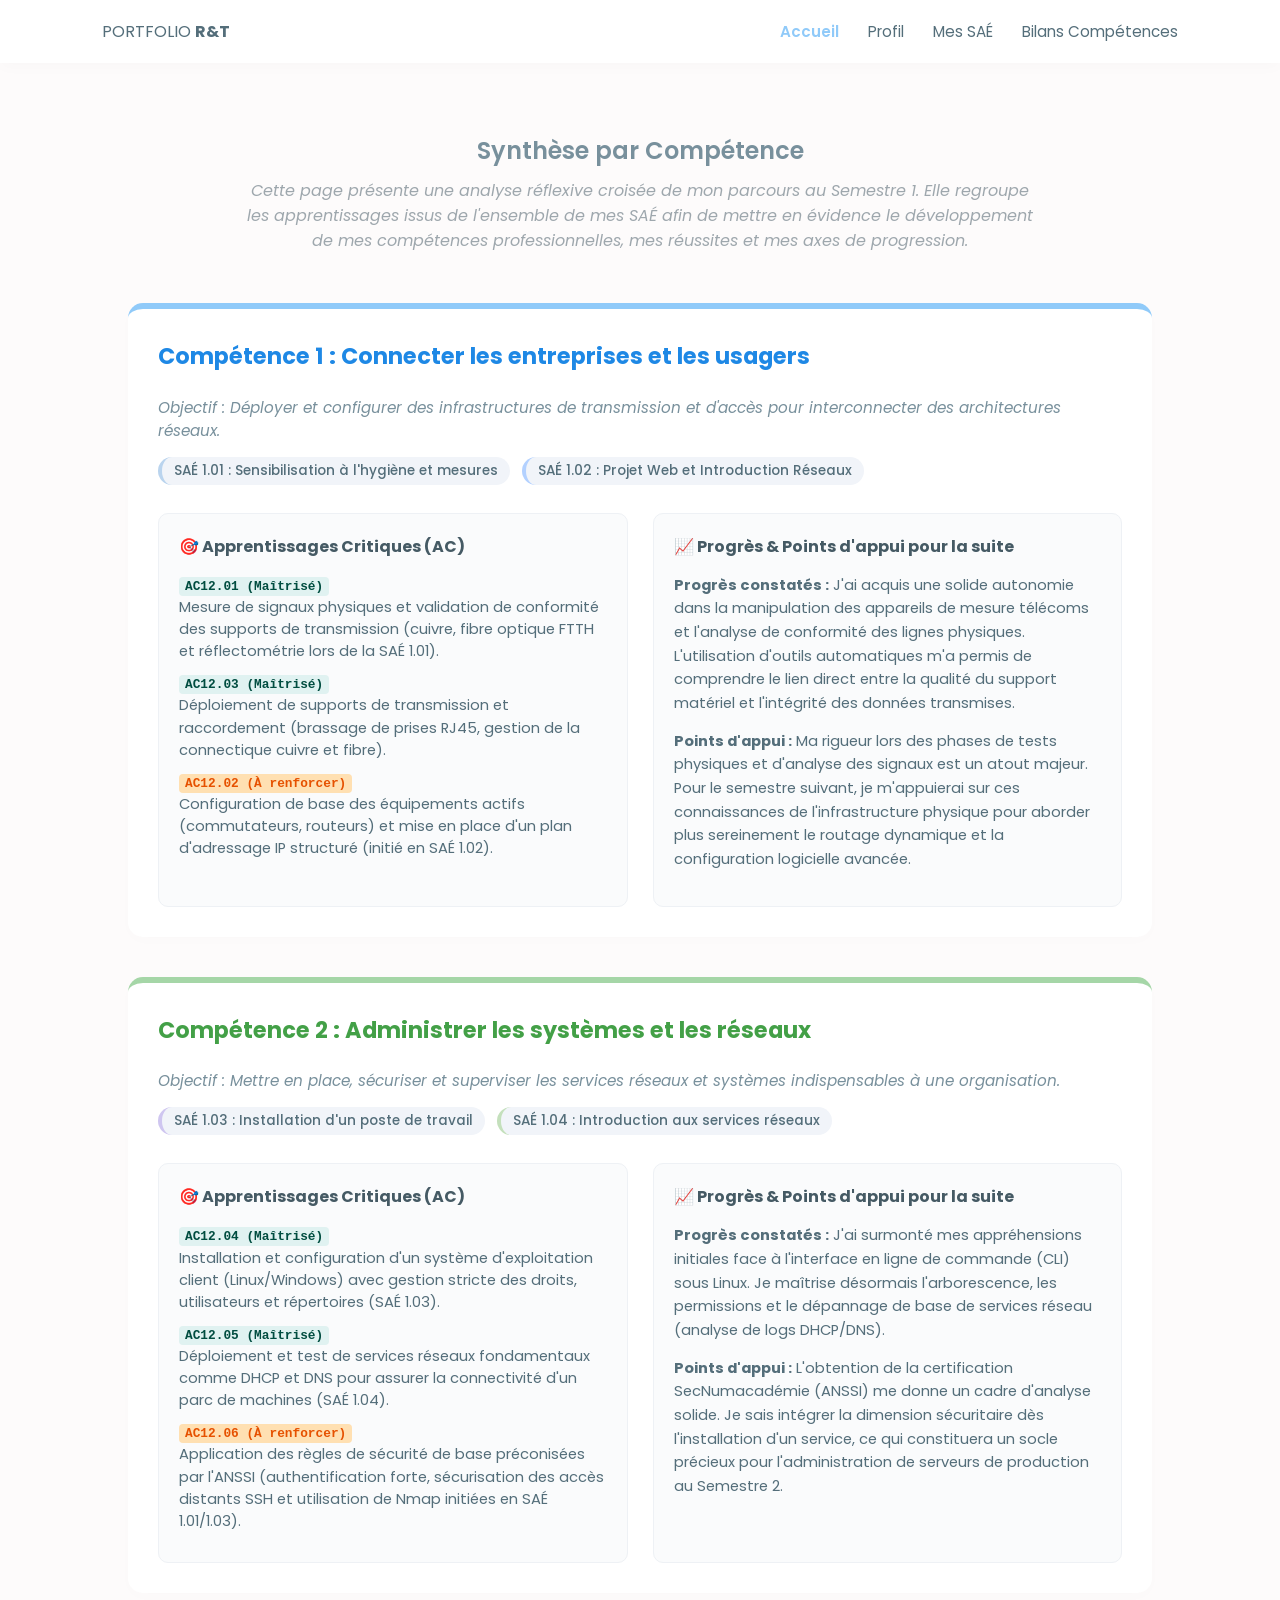
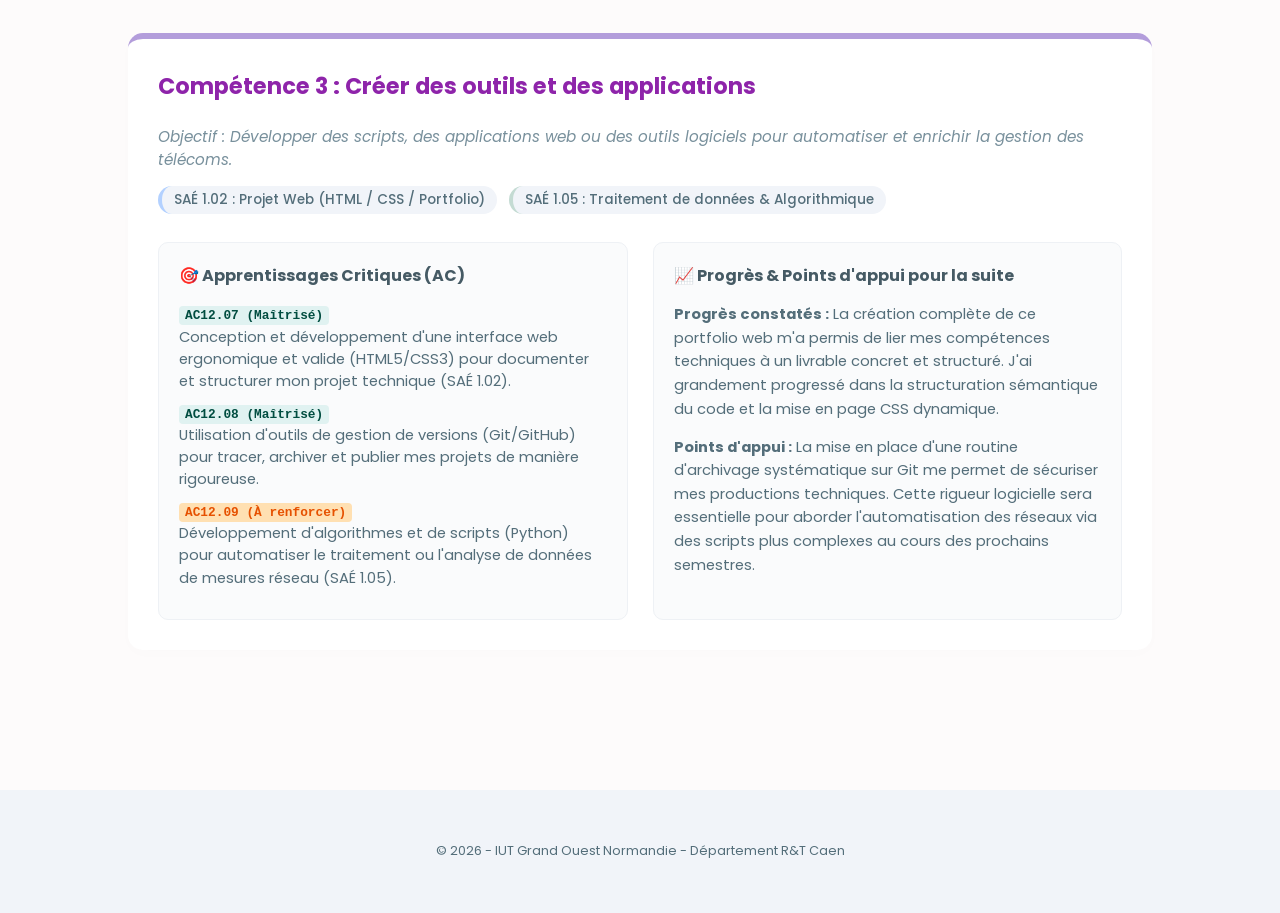
<file: bilan.html>
<!DOCTYPE html>
<html lang="fr">
<head>
    <meta charset="UTF-8">
    <meta name="viewport" content="width=device-width, initial-scale=1.0">
    <title>Bilan Compétences - Portfolio R&T</title>
    <link rel="stylesheet" href="css.css">
    <link href="https://fonts.googleapis.com/css2?family=Poppins:wght@300;400;500;600&display=swap" rel="stylesheet">
    <style>
        .competence-block {
            background: var(--white);
            border-radius: 15px;
            padding: 30px;
            margin-bottom: 40px;
            box-shadow: 0 4px 15px rgba(0,0,0,0.01);
            border-top: 6px solid #ccc;
        }
        .comp-1 { border-top-color: #90caf9; }
        .comp-2 { border-top-color: #a5d6a7; }
        .comp-3 { border-top-color: #b39ddb; }
        
        .sae-tags {
            margin: 10px 0 20px 0;
        }
        .sae-tag {
            display: inline-block;
            padding: 4px 12px;
            border-radius: 20px;
            font-size: 0.85rem;
            font-weight: 500;
            margin-right: 8px;
            margin-bottom: 8px;
            background: var(--bg-alt);
            color: var(--text-color);
        }
        .grid-bilan {
            display: grid;
            grid-template-columns: repeat(auto-fit, minmax(300px, 1fr));
            gap: 25px;
            margin-top: 20px;
        }
        .sub-box {
            background: #fafbfc;
            padding: 20px;
            border-radius: 10px;
            border: 1px solid #eef1f5;
        }
        .sub-box h4 {
            margin-top: 0;
            margin-bottom: 15px;
            font-size: 1rem;
            color: #455a64;
            display: flex;
            align-items: center;
            gap: 8px;
        }
        .ac-item {
            margin-bottom: 10px;
            font-size: 0.92rem;
            line-height: 1.5;
        }
        .ac-badge {
            font-family: monospace;
            background: #e0f2f1;
            color: #004d40;
            padding: 2px 6px;
            border-radius: 4px;
            font-weight: bold;
            font-size: 0.8rem;
        }
        .ac-badge.renforcer {
            background: #ffe0b2;
            color: #e65100;
        }
        .progres-text {
            font-size: 0.92rem;
            line-height: 1.6;
            color: var(--text-color);
        }
    </style>
</head>
<body>

    <header>
        <div class="logo">PORTFOLIO <strong>R&T</strong></div>
        <nav>
            <a href="Site.html">Accueil</a>
            <a href="profil.html">Profil</a>
            <a href="saes.html">Mes SAÉ</a>
            <a href="bilan.html">Bilans Compétences</a>
        </nav>
    </header>

    <section class="fade-in" style="padding-top: 50px;">
        <h2 style="margin-bottom: 10px;">Synthèse par Compétence</h2>
        <p style="text-align: center; font-style: italic; color: #9ea7ad; max-width: 800px; margin: 0 auto 50px auto;">
            Cette page présente une analyse réflexive croisée de mon parcours au Semestre 1. Elle regroupe les apprentissages issus de l'ensemble de mes SAÉ afin de mettre en évidence le développement de mes compétences professionnelles, mes réussites et mes axes de progression.
        </p>

        <!-- COMPÉTENCE 1 -->
        <div class="competence-block comp-1">
            <h3 style="color: #1e88e5; margin-top: 0; font-size: 1.4rem;">Compétence 1 : Connecter les entreprises et les usagers</h3>
            <p style="font-size: 0.95rem; color: #78909c;">
                <em>Objectif : Déployer et configurer des infrastructures de transmission et d'accès pour interconnecter des architectures réseaux.</em>
            </p>
            
            <div class="sae-tags">
                <span class="sae-tag" style="border-left: 4px solid #bad4ee;">SAÉ 1.01 : Sensibilisation à l'hygiène et mesures</span>
                <span class="sae-tag" style="border-left: 4px solid #b3d1ff;">SAÉ 1.02 : Projet Web et Introduction Réseaux</span>
            </div>

            <div class="grid-bilan">
                <!-- Apprentissages Critiques -->
                <div class="sub-box">
                    <h4>🎯 Apprentissages Critiques (AC)</h4>
                    <div class="ac-item">
                        <span class="ac-badge">AC12.01 (Maîtrisé)</span><br>
                        Mesure de signaux physiques et validation de conformité des supports de transmission (cuivre, fibre optique FTTH et réflectométrie lors de la SAÉ 1.01).
                    </div>
                    <div class="ac-item">
                        <span class="ac-badge">AC12.03 (Maîtrisé)</span><br>
                        Déploiement de supports de transmission et raccordement (brassage de prises RJ45, gestion de la connectique cuivre et fibre).
                    </div>
                    <div class="ac-item">
                        <span class="ac-badge renforcer">AC12.02 (À renforcer)</span><br>
                        Configuration de base des équipements actifs (commutateurs, routeurs) et mise en place d'un plan d'adressage IP structuré (initié en SAÉ 1.02).
                    </div>
                </div>

                <!-- Progrès et Points d'appui -->
                <div class="sub-box">
                    <h4>📈 Progrès & Points d'appui pour la suite</h4>
                    <p class="progres-text">
                        <strong>Progrès constatés :</strong> J'ai acquis une solide autonomie dans la manipulation des appareils de mesure télécoms et l'analyse de conformité des lignes physiques. L'utilisation d'outils automatiques m'a permis de comprendre le lien direct entre la qualité du support matériel et l'intégrité des données transmises.
                    </p>
                    <p class="progres-text">
                        <strong>Points d'appui :</strong> Ma rigueur lors des phases de tests physiques et d'analyse des signaux est un atout majeur. Pour le semestre suivant, je m'appuierai sur ces connaissances de l'infrastructure physique pour aborder plus sereinement le routage dynamique et la configuration logicielle avancée.
                    </p>
                </div>
            </div>
        </div>

        <!-- COMPÉTENCE 2 -->
        <div class="competence-block comp-2">
            <h3 style="color: #43a047; margin-top: 0; font-size: 1.4rem;">Compétence 2 : Administrer les systèmes et les réseaux</h3>
            <p style="font-size: 0.95rem; color: #78909c;">
                <em>Objectif : Mettre en place, sécuriser et superviser les services réseaux et systèmes indispensables à une organisation.</em>
            </p>
            
            <div class="sae-tags">
                <span class="sae-tag" style="border-left: 4px solid #cfc6f0;">SAÉ 1.03 : Installation d'un poste de travail</span>
                <span class="sae-tag" style="border-left: 4px solid #c4e0bc;">SAÉ 1.04 : Introduction aux services réseaux</span>
            </div>

            <div class="grid-bilan">
                <!-- Apprentissages Critiques -->
                <div class="sub-box">
                    <h4>🎯 Apprentissages Critiques (AC)</h4>
                    <div class="ac-item">
                        <span class="ac-badge">AC12.04 (Maîtrisé)</span><br>
                        Installation et configuration d'un système d'exploitation client (Linux/Windows) avec gestion stricte des droits, utilisateurs et répertoires (SAÉ 1.03).
                    </div>
                    <div class="ac-item">
                        <span class="ac-badge">AC12.05 (Maîtrisé)</span><br>
                        Déploiement et test de services réseaux fondamentaux comme DHCP et DNS pour assurer la connectivité d'un parc de machines (SAÉ 1.04).
                    </div>
                    <div class="ac-item">
                        <span class="ac-badge renforcer">AC12.06 (À renforcer)</span><br>
                        Application des règles de sécurité de base préconisées par l'ANSSI (authentification forte, sécurisation des accès distants SSH et utilisation de Nmap initiées en SAÉ 1.01/1.03).
                    </div>
                </div>

                <!-- Progrès et Points d'appui -->
                <div class="sub-box">
                    <h4>📈 Progrès & Points d'appui pour la suite</h4>
                    <p class="progres-text">
                        <strong>Progrès constatés :</strong> J'ai surmonté mes appréhensions initiales face à l'interface en ligne de commande (CLI) sous Linux. Je maîtrise désormais l'arborescence, les permissions et le dépannage de base de services réseau (analyse de logs DHCP/DNS).
                    </p>
                    <p class="progres-text">
                        <strong>Points d'appui :</strong> L'obtention de la certification SecNumacadémie (ANSSI) me donne un cadre d'analyse solide. Je sais intégrer la dimension sécuritaire dès l'installation d'un service, ce qui constituera un socle précieux pour l'administration de serveurs de production au Semestre 2.
                    </p>
                </div>
            </div>
        </div>

        <!-- COMPÉTENCE 3 -->
        <div class="competence-block comp-3">
            <h3 style="color: #8e24aa; margin-top: 0; font-size: 1.4rem;">Compétence 3 : Créer des outils et des applications</h3>
            <p style="font-size: 0.95rem; color: #78909c;">
                <em>Objectif : Développer des scripts, des applications web ou des outils logiciels pour automatiser et enrichir la gestion des télécoms.</em>
            </p>
            
            <div class="sae-tags">
                <span class="sae-tag" style="border-left: 4px solid #b3d1ff;">SAÉ 1.02 : Projet Web (HTML / CSS / Portfolio)</span>
                <span class="sae-tag" style="border-left: 4px solid #c4dbd3;">SAÉ 1.05 : Traitement de données & Algorithmique</span>
            </div>

            <div class="grid-bilan">
                <!-- Apprentissages Critiques -->
                <div class="sub-box">
                    <h4>🎯 Apprentissages Critiques (AC)</h4>
                    <div class="ac-item">
                        <span class="ac-badge">AC12.07 (Maîtrisé)</span><br>
                        Conception et développement d'une interface web ergonomique et valide (HTML5/CSS3) pour documenter et structurer mon projet technique (SAÉ 1.02).
                    </div>
                    <div class="ac-item">
                        <span class="ac-badge">AC12.08 (Maîtrisé)</span><br>
                        Utilisation d'outils de gestion de versions (Git/GitHub) pour tracer, archiver et publier mes projets de manière rigoureuse.
                    </div>
                    <div class="ac-item">
                        <span class="ac-badge renforcer">AC12.09 (À renforcer)</span><br>
                        Développement d'algorithmes et de scripts (Python) pour automatiser le traitement ou l'analyse de données de mesures réseau (SAÉ 1.05).
                    </div>
                </div>

                <!-- Progrès et Points d'appui -->
                <div class="sub-box">
                    <h4>📈 Progrès & Points d'appui pour la suite</h4>
                    <p class="progres-text">
                        <strong>Progrès constatés :</strong> La création complète de ce portfolio web m'a permis de lier mes compétences techniques à un livrable concret et structuré. J'ai grandement progressé dans la structuration sémantique du code et la mise en page CSS dynamique.
                    </p>
                    <p class="progres-text">
                        <strong>Points d'appui :</strong> La mise en place d'une routine d'archivage systématique sur Git me permet de sécuriser mes productions techniques. Cette rigueur logicielle sera essentielle pour aborder l'automatisation des réseaux via des scripts plus complexes au cours des prochains semestres.
                    </p>
                </div>
            </div>
        </div>

    </section>

    <footer>
        <p>© 2026 - IUT Grand Ouest Normandie - Département R&T Caen</p>
    </footer>

    <script>
        const observer = new IntersectionObserver((entries) => {
            entries.forEach(entry => {
                if (entry.isIntersecting) entry.target.classList.add('visible');
            });
        }, { threshold: 0.1 });
        document.querySelectorAll('.fade-in').forEach(el => observer.observe(el));
    </script>
</body>
</html>
</file>
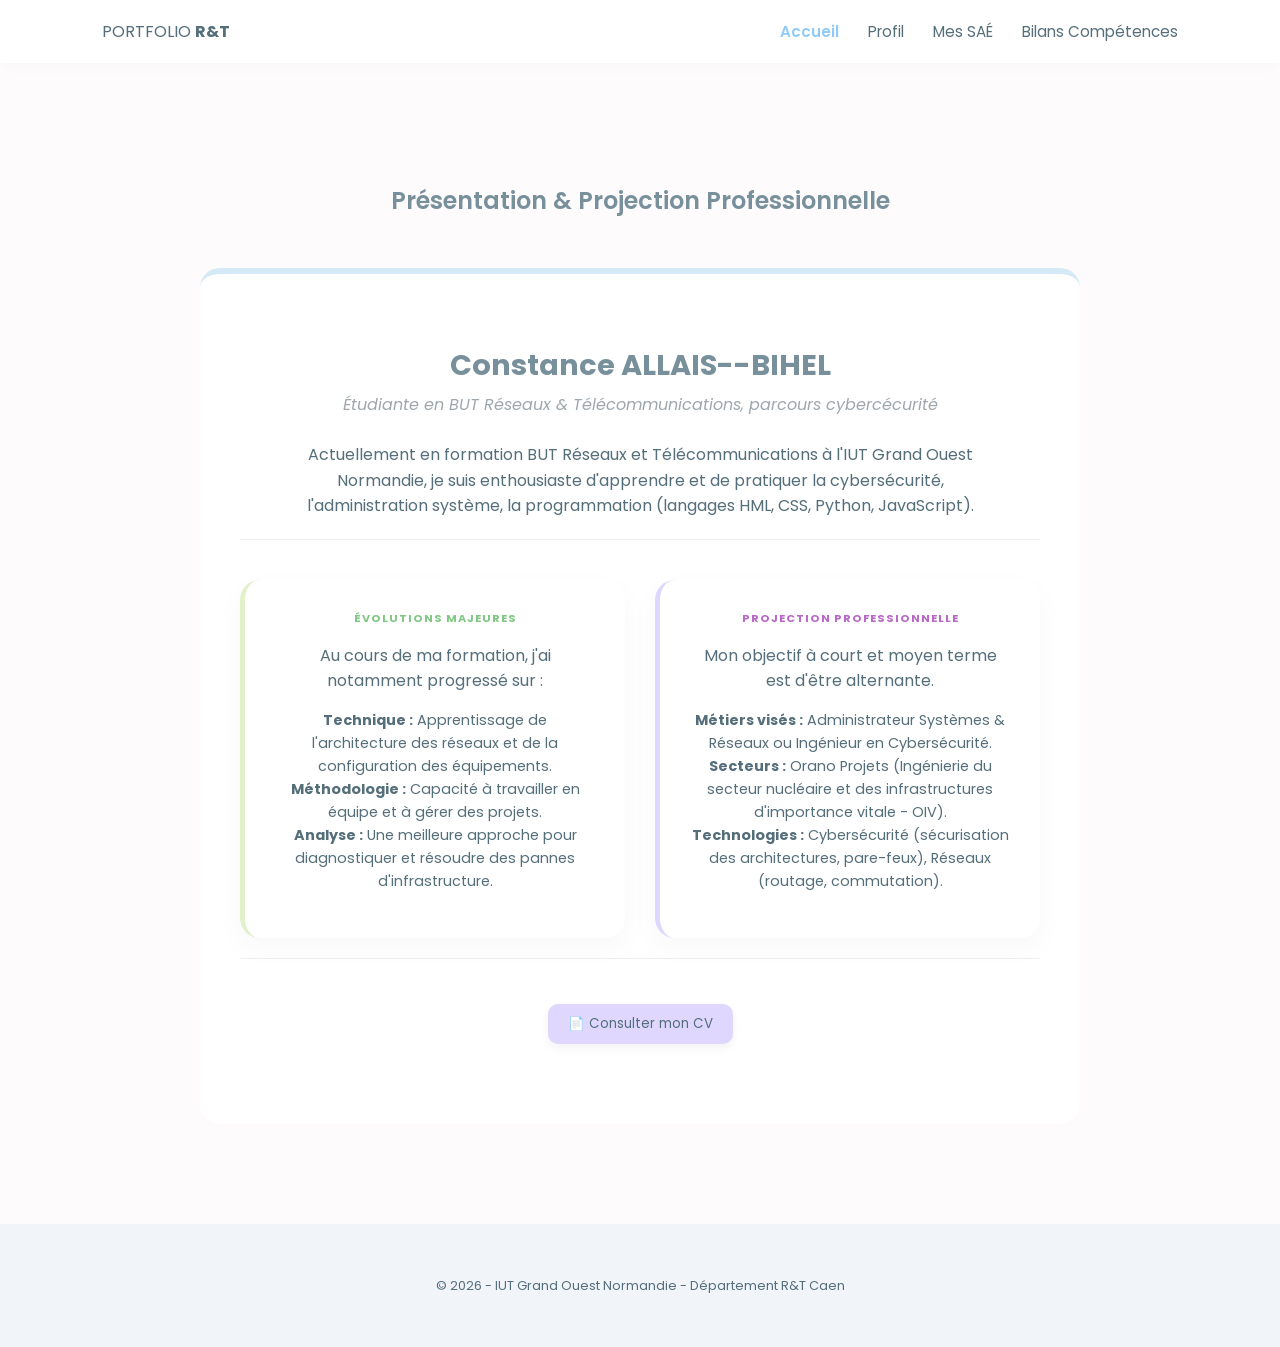
<file: profil.html>
<!DOCTYPE html>
<html lang="fr">
<head>
    <meta charset="UTF-8">
    <meta name="viewport" content="width=device-width, initial-scale=1.0">
    <title>Profil - Portfolio R&T</title>
    <link rel="stylesheet" href="css.css">
    <link href="https://fonts.googleapis.com/css2?family=Poppins:wght@300;400;600&display=swap" rel="stylesheet">
</head>
<body>

    <header>
        <div class="logo">PORTFOLIO <strong>R&T</strong></div>
        <nav>
            <a href="Site.html">Accueil</a>
            <a href="profil.html">Profil</a>
            <a href="saes.html">Mes SAÉ</a>
            <a href="bilan.html">Bilans Compétences</a>
        </nav>
    </header>

<section class="fade-in">
        <h2>Présentation & Projection Professionnelle</h2>
        
        <div class="content-box" style="border-top: 6px solid var(--accent-blue);">
            <!-- En-tête du profil (sans photo, centré et épuré) -->
            <div style="text-align: center; margin-bottom: 40px;">
                <h3 style="color: #78909c; font-size: 1.8rem; margin-bottom: 5px;"> Constance ALLAIS--BIHEL </h3>
                <p style="font-style: italic; color: #9ea7ad; margin-top: 0; margin-bottom: 25px;">
                    Étudiante en BUT Réseaux & Télécommunications, parcours cybercécurité
                </p>
                
                <p style="max-width: 700px; margin: 0 auto; line-height: 1.6;">
                    Actuellement en formation BUT Réseaux et Télécommunications à l'IUT Grand Ouest Normandie, 
                    je suis enthousiaste d'apprendre et de pratiquer la cybersécurité, l'administration système, la programmation (langages HML, CSS, Python, JavaScript).
                </p>

            <hr>
            <!-- Grille pour les Évolutions et la Projection -->
            <div class="card-grid" style="margin-top: 40px;">
                
                <!-- Carte Évolutions (Bordure verte pastel) -->
                <div class="card" style="border-left: 5px solid var(--accent-green);">
                    <div class="tag" style="color: #81c784;">Évolutions Majeures</div>
                    <p>Au cours de ma formation, j'ai notamment progressé sur :</p>
                    <ul class="skill-list" style="font-size: 0.9rem; line-height: 1.6;">
                        <li><strong>Technique :</strong> Apprentissage de l'architecture des réseaux et de la configuration des équipements.</li>
                        <li><strong>Méthodologie :</strong> Capacité à travailler en équipe et à gérer des projets.</li>
                        <li><strong>Analyse :</strong> Une meilleure approche pour diagnostiquer et résoudre des pannes d'infrastructure.</li>
                    </ul>
                </div>

                <!-- Carte Projection Professionnelle (Bordure violette pastel) -->
                <div class="card" style="border-left: 5px solid var(--accent-purple);">
                    <div class="tag" style="color: #ba68c8;">Projection Professionnelle</div>
                    <p>Mon objectif à court et moyen terme est d'être alternante. </p>
                    <ul class="skill-list" style="font-size: 0.9rem; line-height: 1.6;">
<li><strong>Métiers visés :</strong> Administrateur Systèmes & Réseaux ou Ingénieur en Cybersécurité.</li>
<li><strong>Secteurs :</strong> Orano Projets (Ingénierie du secteur nucléaire et des infrastructures d'importance vitale - OIV).</li>
<li><strong>Technologies :</strong> Cybersécurité (sécurisation des architectures, pare-feux), Réseaux (routage, commutation).</li>
                    </ul>
                </div>

            </div>

            <hr>

            <!-- Liens de contact / Réseaux professionnels -->
            <div style="text-align: center; margin-top: 30px;">
                <a href="https://www.canva.com/design/DAG-NNhwDxo/XafH12g7bnQCI7evskV04g/edit" target="_blank" style="text-decoration: none;">
                    <button class="btn" style="background: var(--accent-purple); box-shadow: 0 4px 10px rgba(0,0,0,0.05);">📄 Consulter mon CV</button>
                </a>
            </div>

        </div>
    </section>

    <footer>
        <p>© 2026 - IUT Grand Ouest Normandie - Département R&T Caen</p>
    </footer>

    <script>
        const observer = new IntersectionObserver((entries) => {
            entries.forEach(entry => {
                if (entry.isIntersecting) entry.target.classList.add('visible');
            });
        }, { threshold: 0.1 });
        document.querySelectorAll('.fade-in').forEach(el => observer.observe(el));
    </script>
</body>
</html>
</file>
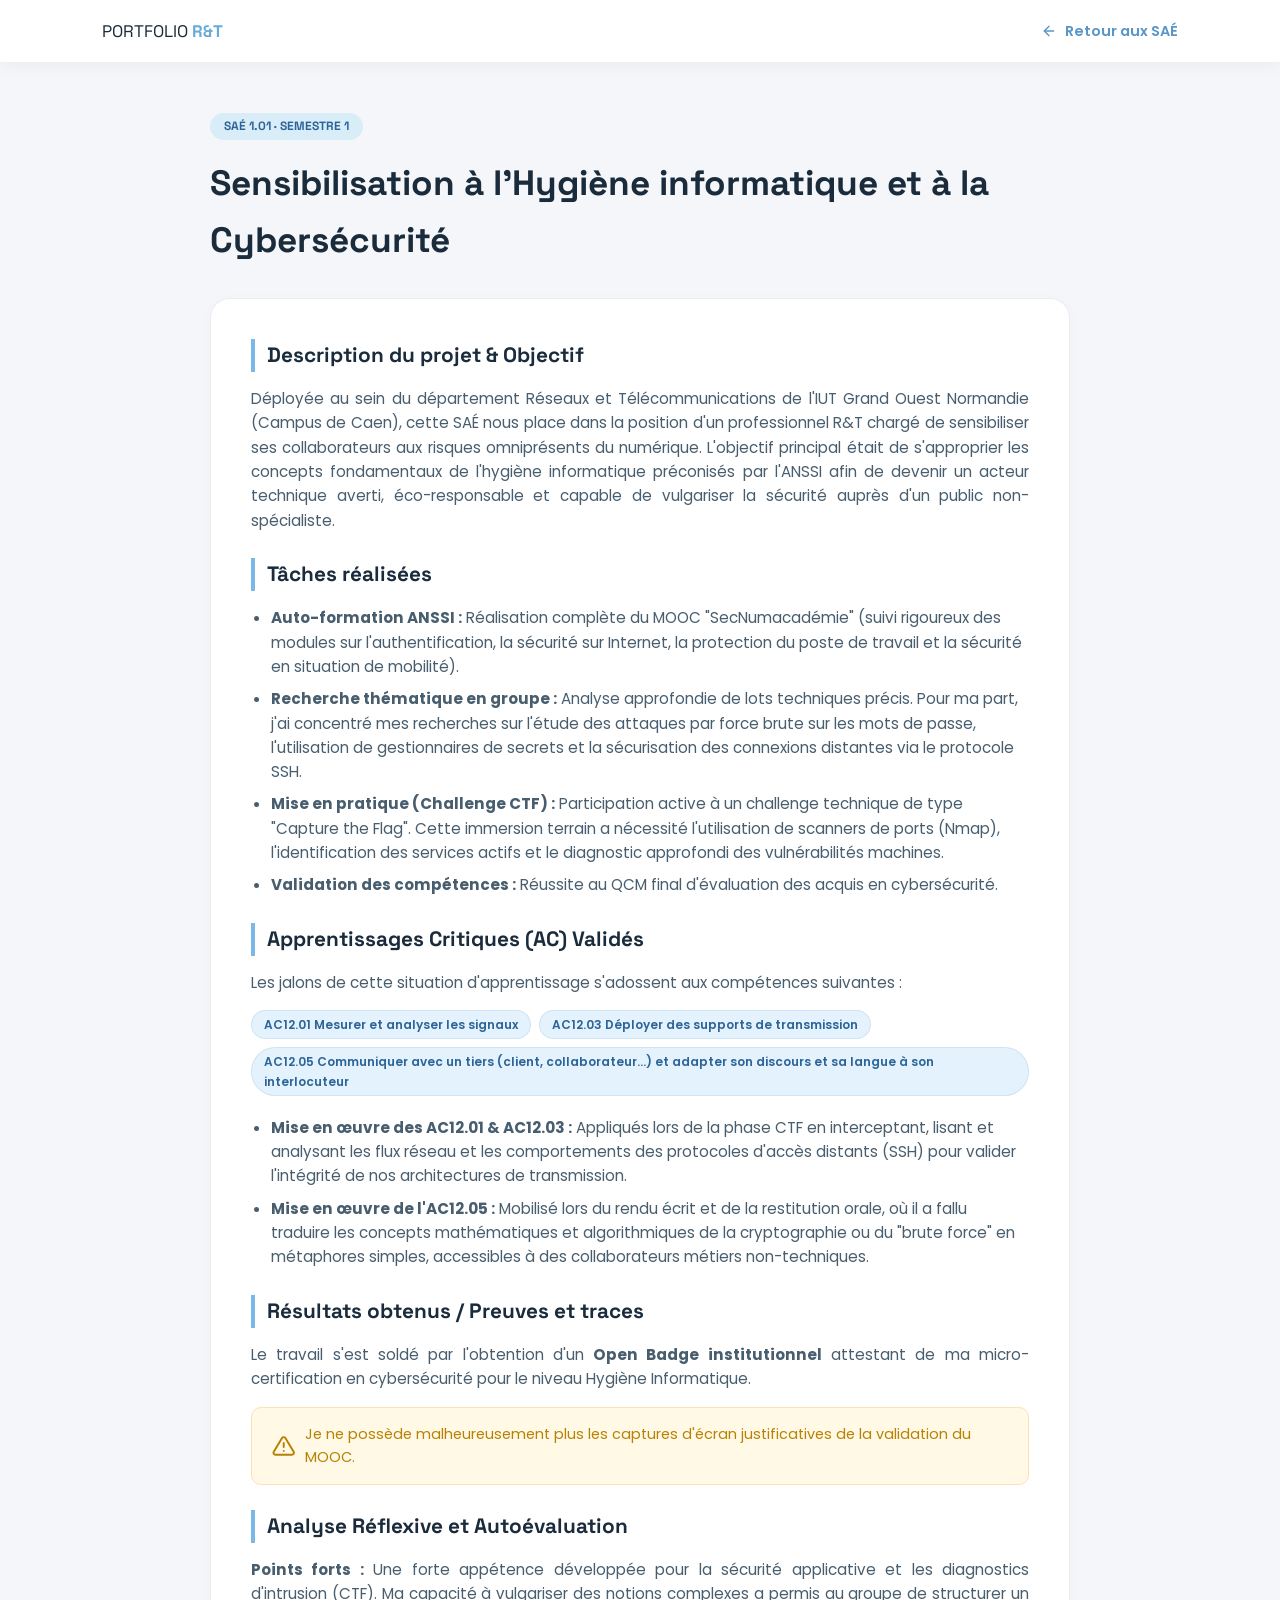
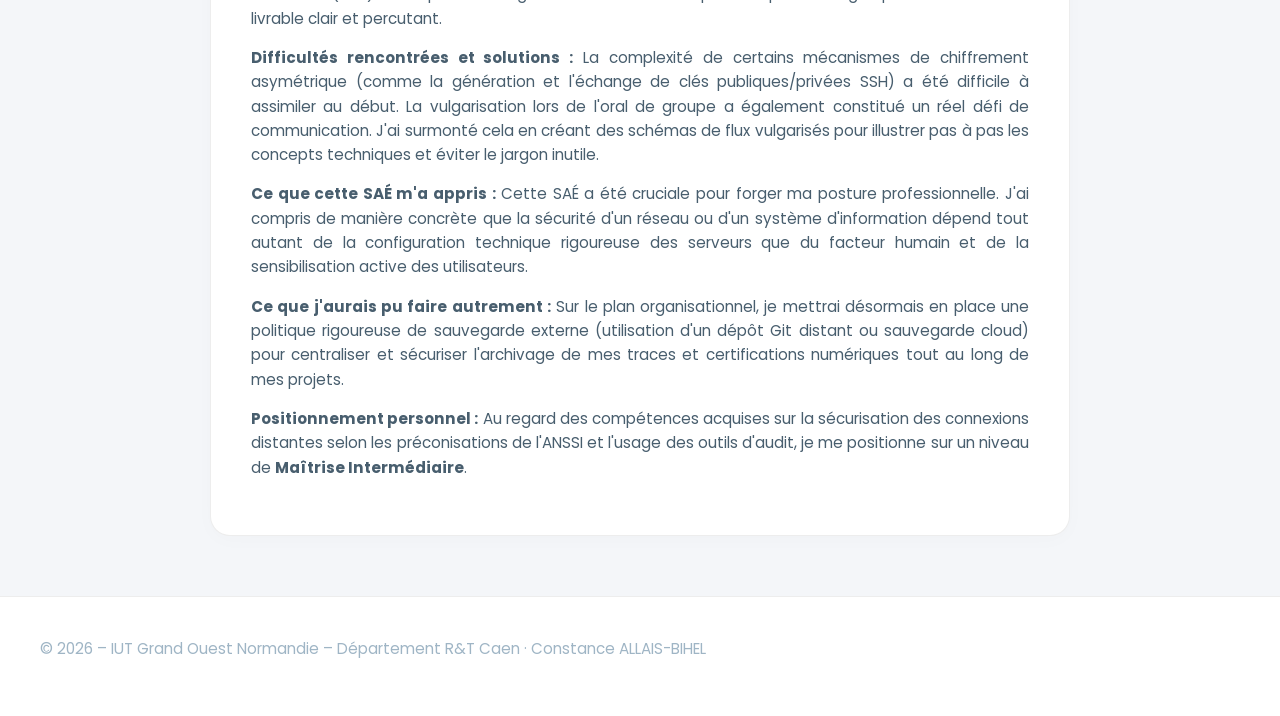
<file: sae101.html>
<!DOCTYPE html>
<html lang="fr">
<head>
    <meta charset="UTF-8">
    <meta name="viewport" content="width=device-width, initial-scale=1.0">
    <title>Analyse SAÉ 1.01 – Constance ALLAIS--BIHEL</title>
    <link href="https://fonts.googleapis.com/css2?family=Poppins:wght@300;400;500;600;700&family=Space+Grotesk:wght@400;600;700&display=swap" rel="stylesheet">
    <style>
        :root {
            --bg-main: #f4f6f9;
            --accent-blue: #bad4ee;
            --text-color: #485e6e;
            --text-dark: #1a2b3c;
            --white: #ffffff;
            --border: rgba(0,0,0,0.07);
        }
        * { box-sizing: border-box; margin: 0; padding: 0; }
        body { font-family: 'Poppins', sans-serif; color: var(--text-color); background: var(--bg-main); line-height: 1.6; }
        header { background: white; padding: 1.1rem 8%; display: flex; justify-content: space-between; align-items: center; box-shadow: 0 2px 20px rgba(0,0,0,0.05); }
        .logo { font-family: 'Space Grotesk', sans-serif; font-size: 1.05rem; color: var(--text-dark); text-decoration: none; }
        .logo strong { color: #6aaad8; }
        .btn-back { text-decoration: none; color: #5a95c8; font-size: 0.9rem; font-weight: 600; display: flex; align-items: center; gap: 8px; }
        .container { max-width: 900px; margin: 50px auto; padding: 0 20px; }
        .meta-badge { display: inline-block; font-family: 'Space Grotesk', sans-serif; font-size: 0.75rem; font-weight: 700; background: #d8edf8; color: #2d6498; padding: 4px 14px; border-radius: 50px; margin-bottom: 15px; text-transform: uppercase; }
        h1 { font-family: 'Space Grotesk', sans-serif; color: var(--text-dark); font-size: 2.2rem; margin-bottom: 30px; }
        .content-card { background: white; padding: 40px; border-radius: 20px; border: 1px solid var(--border); box-shadow: 0 4px 20px rgba(0,0,0,0.02); margin-bottom: 30px; }
        h2 { font-family: 'Space Grotesk', sans-serif; color: var(--text-dark); font-size: 1.3rem; margin: 25px 0 15px; border-left: 4px solid #7ab8e8; padding-left: 12px; }
        h2:first-of-type { margin-top: 0; }
        p { font-size: 0.95rem; margin-bottom: 15px; text-align: justify; }
        ul { margin-bottom: 15px; padding-left: 20px; font-size: 0.95rem; }
        li { margin-bottom: 8px; }
        .ac-list { display: flex; flex-wrap: wrap; gap: 8px; margin-top: 15px; }
        .ac-item { font-size: 0.75rem; font-weight: 600; padding: 4px 12px; border-radius: 50px; background: #e3f2fd; color: #2d6498; border: 1px solid rgba(45,100,152,0.1); }
        .notice-box { background: #fff9e6; border: 1px solid #ffe0b2; color: #b78103; padding: 15px 20px; border-radius: 10px; font-size: 0.9rem; margin-top: 15px; display: flex; align-items: center; gap: 10px; }
        footer { text-align: center; padding: 40px; font-size: 0.78rem; color: #9fb5c5; border-top: 1px solid var(--border); background: white; margin-top: 60px; }
    </style>
</head>
<body>

    <header>
        <a href="saes.html" class="logo">PORTFOLIO <strong>R&T</strong></a>
        <a href="saes.html" class="btn-back">
            <svg width="16" height="16" viewBox="0 0 24 24" fill="none" stroke="currentColor" stroke-width="2" stroke-linecap="round" stroke-linejoin="round"><line x1="19" y1="12" x2="5" y2="12"></line><polyline points="12 19 5 12 12 5"></polyline></svg>
            Retour aux SAÉ
        </a>
    </header>

    <div class="container">
        <span class="meta-badge">SAÉ 1.01 · Semestre 1</span>
        <h1>Sensibilisation à l'Hygiène informatique et à la Cybersécurité</h1>

        <div class="content-card">
            <!-- 1. DESCRIPTION & OBJECTIFS -->
            <h2>Description du projet & Objectif</h2>
            <p>Déployée au sein du département Réseaux et Télécommunications de l'IUT Grand Ouest Normandie (Campus de Caen), cette SAÉ nous place dans la position d'un professionnel R&T chargé de sensibiliser ses collaborateurs aux risques omniprésents du numérique. L'objectif principal était de s'approprier les concepts fondamentaux de l'hygiène informatique préconisés par l'ANSSI afin de devenir un acteur technique averti, éco-responsable et capable de vulgariser la sécurité auprès d'un public non-spécialiste.</p>

            <!-- 2. TÂCHES RÉALISÉES -->
            <h2>Tâches réalisées</h2>
            <ul>
                <li><strong>Auto-formation ANSSI :</strong> Réalisation complète du MOOC "SecNumacadémie" (suivi rigoureux des modules sur l'authentification, la sécurité sur Internet, la protection du poste de travail et la sécurité en situation de mobilité).</li>
                <li><strong>Recherche thématique en groupe :</strong> Analyse approfondie de lots techniques précis. Pour ma part, j'ai concentré mes recherches sur l'étude des attaques par force brute sur les mots de passe, l'utilisation de gestionnaires de secrets et la sécurisation des connexions distantes via le protocole SSH.</li>
                <li><strong>Mise en pratique (Challenge CTF) :</strong> Participation active à un challenge technique de type "Capture the Flag". Cette immersion terrain a nécessité l'utilisation de scanners de ports (Nmap), l'identification des services actifs et le diagnostic approfondi des vulnérabilités machines.</li>
                <li><strong>Validation des compétences :</strong> Réussite au QCM final d'évaluation des acquis en cybersécurité.</li>
            </ul>

            <!-- 3. APPRENTISSAGES CRITIQUES (AC) -->
            <h2>Apprentissages Critiques (AC) Validés</h2>
            <p>Les jalons de cette situation d'apprentissage s'adossent aux compétences suivantes :</p>
            <div class="ac-list" style="margin-bottom: 20px;">
                <span class="ac-item">AC12.01 Mesurer et analyser les signaux </span>
                <span class="ac-item">AC12.03 Déployer des supports de transmission </span>
                <span class="ac-item">AC12.05 Communiquer avec un tiers (client, collaborateur...) et adapter son discours et sa langue à son interlocuteur</span>
            </div>
            <ul>
                <li><strong>Mise en œuvre des AC12.01 & AC12.03 :</strong> Appliqués lors de la phase CTF en interceptant, lisant et analysant les flux réseau et les comportements des protocoles d'accès distants (SSH) pour valider l'intégrité de nos architectures de transmission.</li>
                <li><strong>Mise en œuvre de l'AC12.05 :</strong> Mobilisé lors du rendu écrit et de la restitution orale, où il a fallu traduire les concepts mathématiques et algorithmiques de la cryptographie ou du "brute force" en métaphores simples, accessibles à des collaborateurs métiers non-techniques.</li>
            </ul>

            <!-- 4. RÉSULTATS OBTENUS & PREUVES -->
            <h2>Résultats obtenus / Preuves et traces</h2>
            <p>Le travail s'est soldé par l'obtention d'un <strong>Open Badge institutionnel</strong> attestant de ma micro-certification en cybersécurité pour le niveau Hygiène Informatique.</p>
            
            <div class="notice-box">
                <svg width="24" height="24" viewBox="0 0 24 24" fill="none" stroke="currentColor" stroke-width="2" stroke-linecap="round" stroke-linejoin="round"><path d="M10.29 3.86L1.82 18a2 2 0 0 0 1.71 3h16.94a2 2 0 0 0 1.71-3L13.71 3.86a2 2 0 0 0-3.42 0z"></path><line x1="12" y1="9" x2="12" y2="13"></line><line x1="12" y1="17" x2="12.01" y2="17"></line></svg>
                Je ne possède malheureusement plus les captures d'écran justificatives de la validation du MOOC.
            </div>

            <!-- 5. AUTOÉVALUATION -->
            <h2>Analyse Réflexive et Autoévaluation</h2>
            <p><strong>Points forts :</strong> Une forte appétence développée pour la sécurité applicative et les diagnostics d'intrusion (CTF). Ma capacité à vulgariser des notions complexes a permis au groupe de structurer un livrable clair et percutant.</p>
            
            <p><strong>Difficultés rencontrées et solutions :</strong> La complexité de certains mécanismes de chiffrement asymétrique (comme la génération et l'échange de clés publiques/privées SSH) a été difficile à assimiler au début. La vulgarisation lors de l'oral de groupe a également constitué un réel défi de communication. J'ai surmonté cela en créant des schémas de flux vulgarisés pour illustrer pas à pas les concepts techniques et éviter le jargon inutile.</p>
            
            <p><strong>Ce que cette SAÉ m'a appris :</strong> Cette SAÉ a été cruciale pour forger ma posture professionnelle. J'ai compris de manière concrète que la sécurité d'un réseau ou d'un système d'information dépend tout autant de la configuration technique rigoureuse des serveurs que du facteur humain et de la sensibilisation active des utilisateurs.</p>
            
            <p><strong>Ce que j'aurais pu faire autrement :</strong> Sur le plan organisationnel, je mettrai désormais en place une politique rigoureuse de sauvegarde externe (utilisation d'un dépôt Git distant ou sauvegarde cloud) pour centraliser et sécuriser l'archivage de mes traces et certifications numériques tout au long de mes projets.</p>
            
            <p><strong>Positionnement personnel :</strong> Au regard des compétences acquises sur la sécurisation des connexions distantes selon les préconisations de l'ANSSI et l'usage des outils d'audit, je me positionne sur un niveau de <strong>Maîtrise Intermédiaire</strong>.</p>
        </div>
    </div>

    <footer>
        <p>© 2026 – IUT Grand Ouest Normandie – Département R&T Caen · Constance ALLAIS-BIHEL</p>
    </footer>

</body>
</html>
</file>
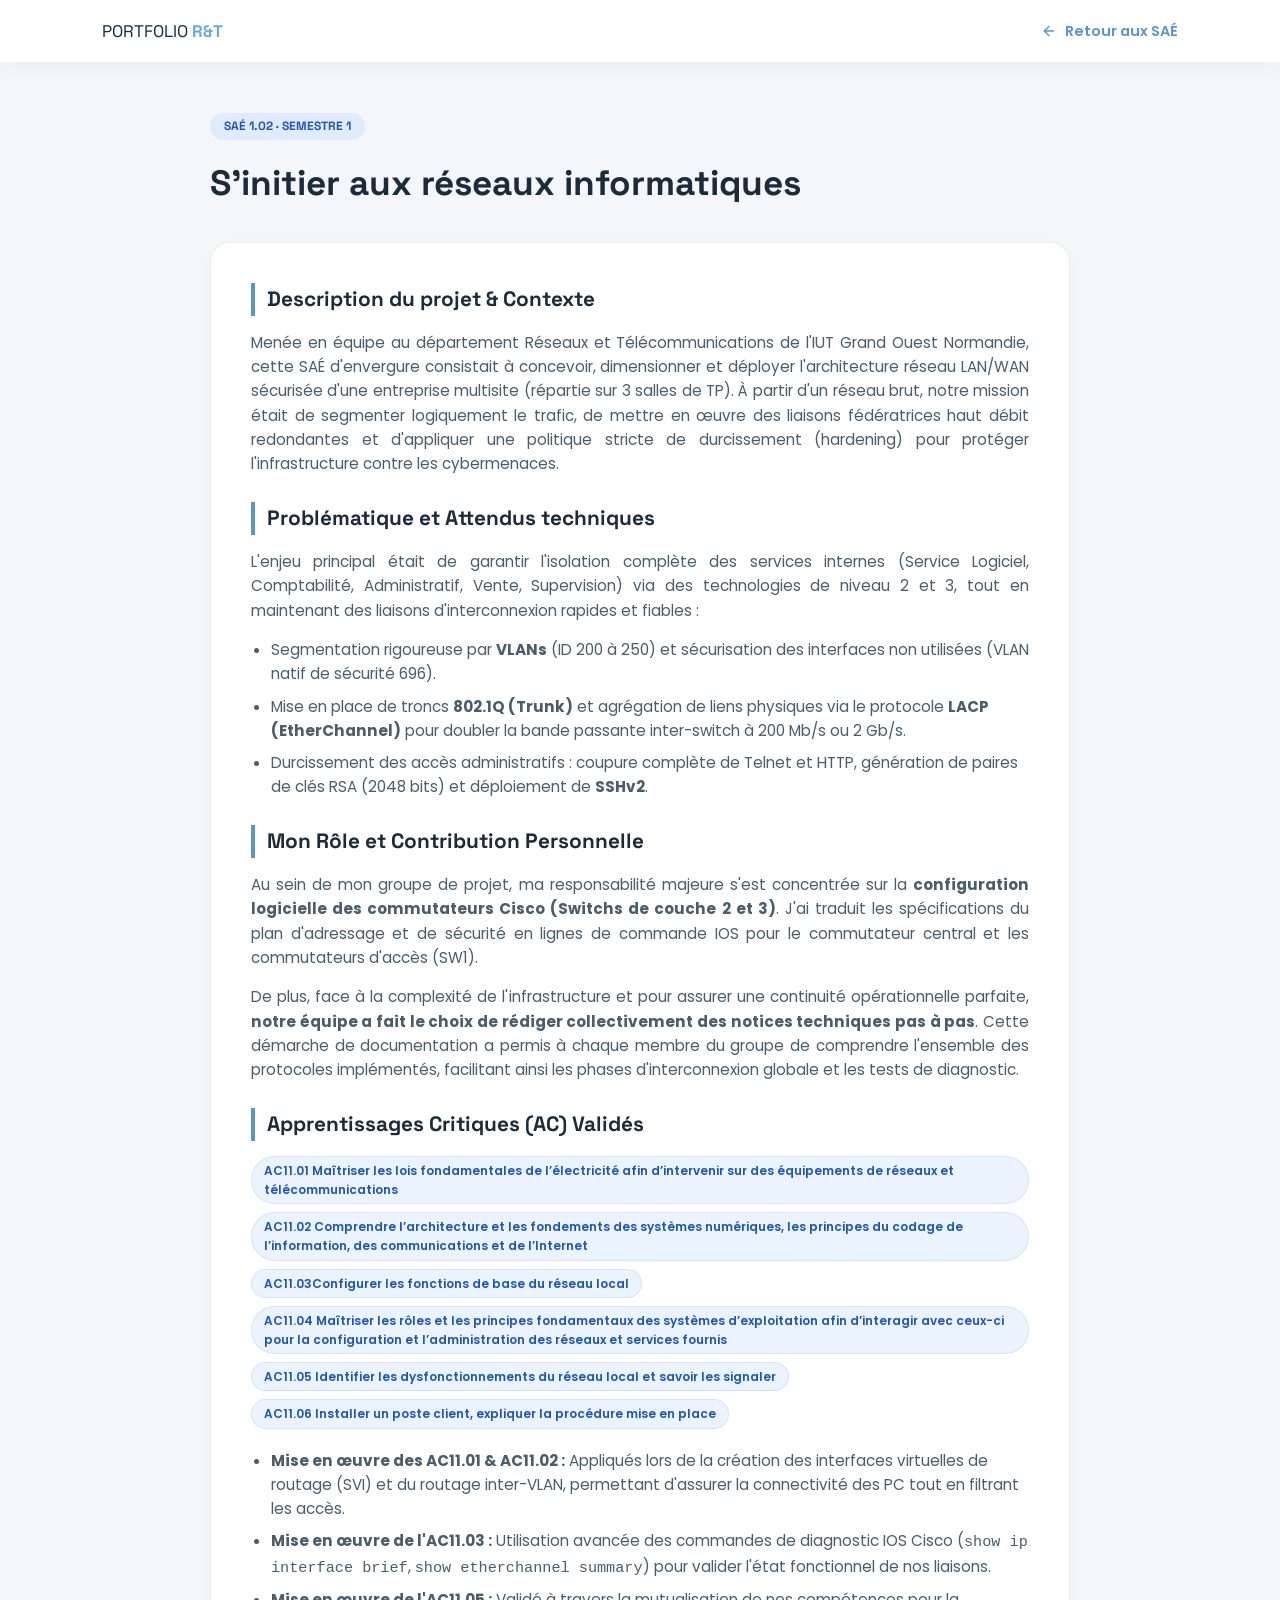
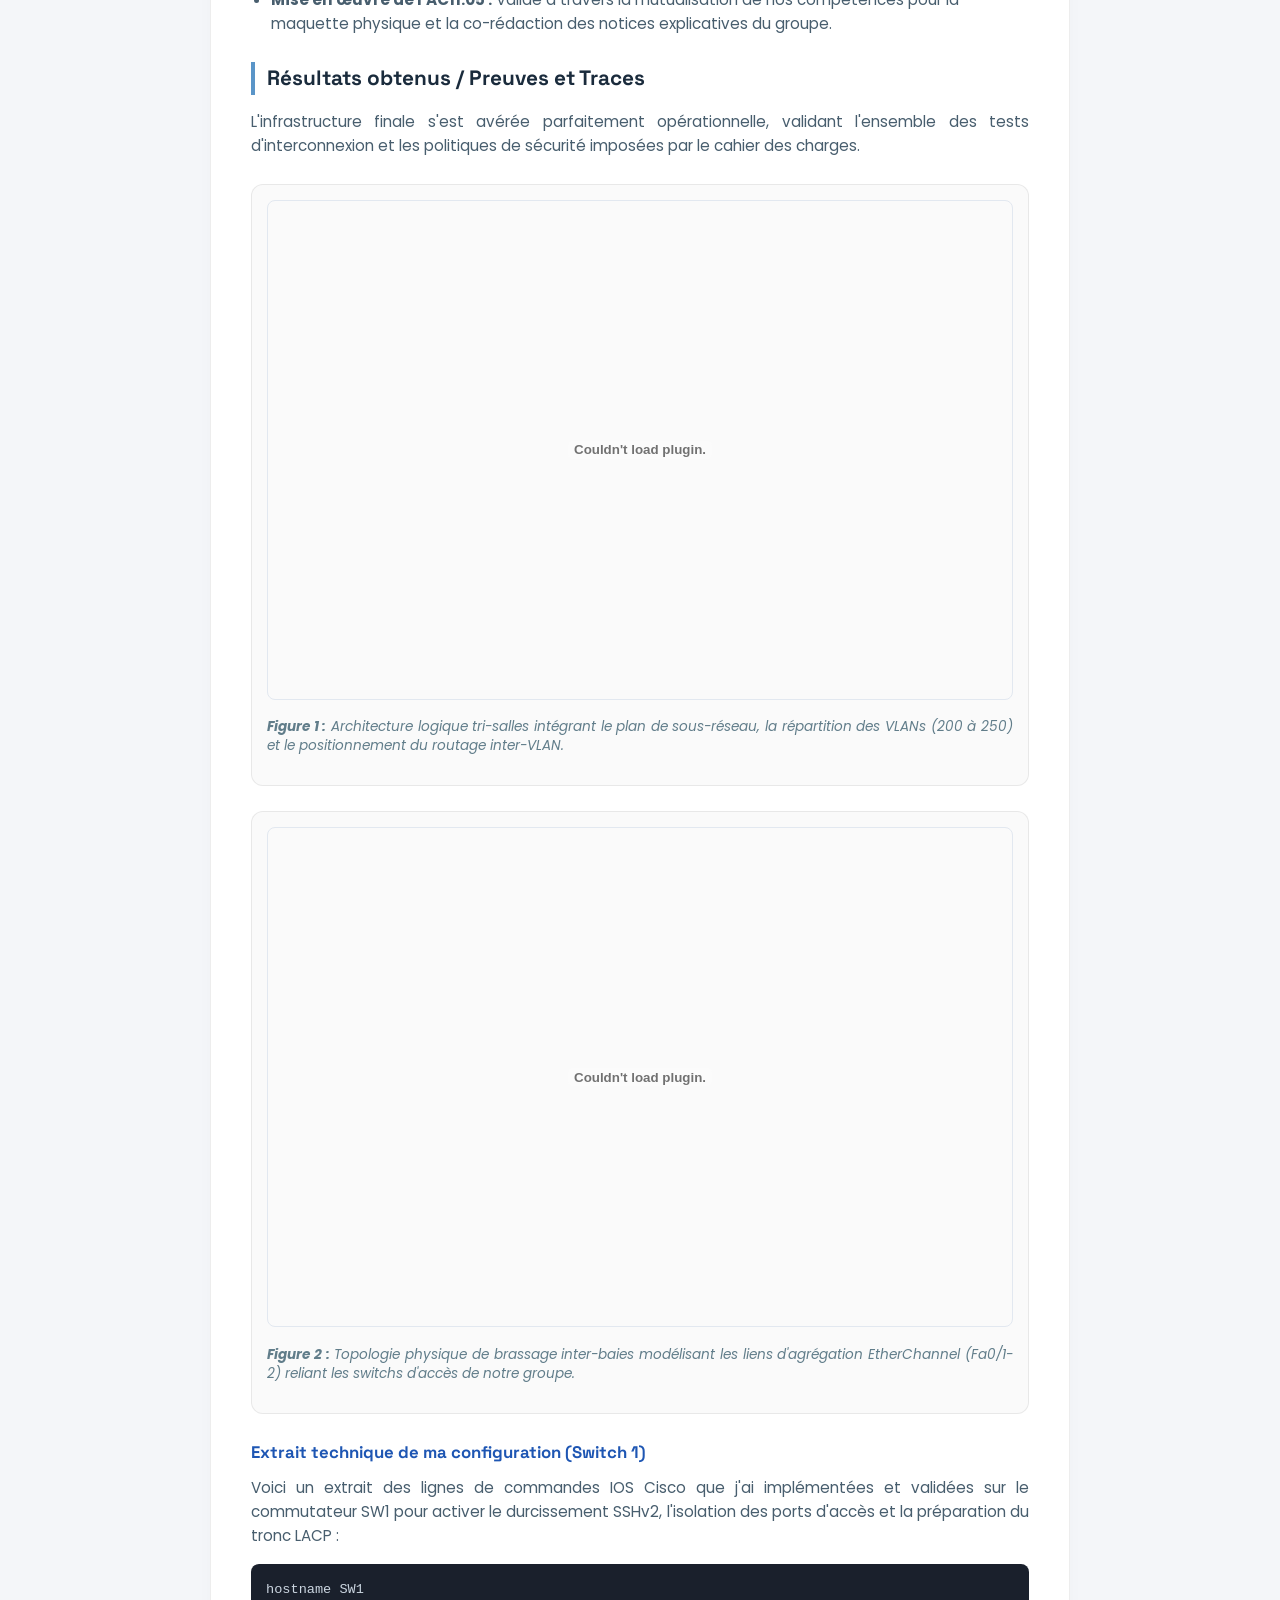
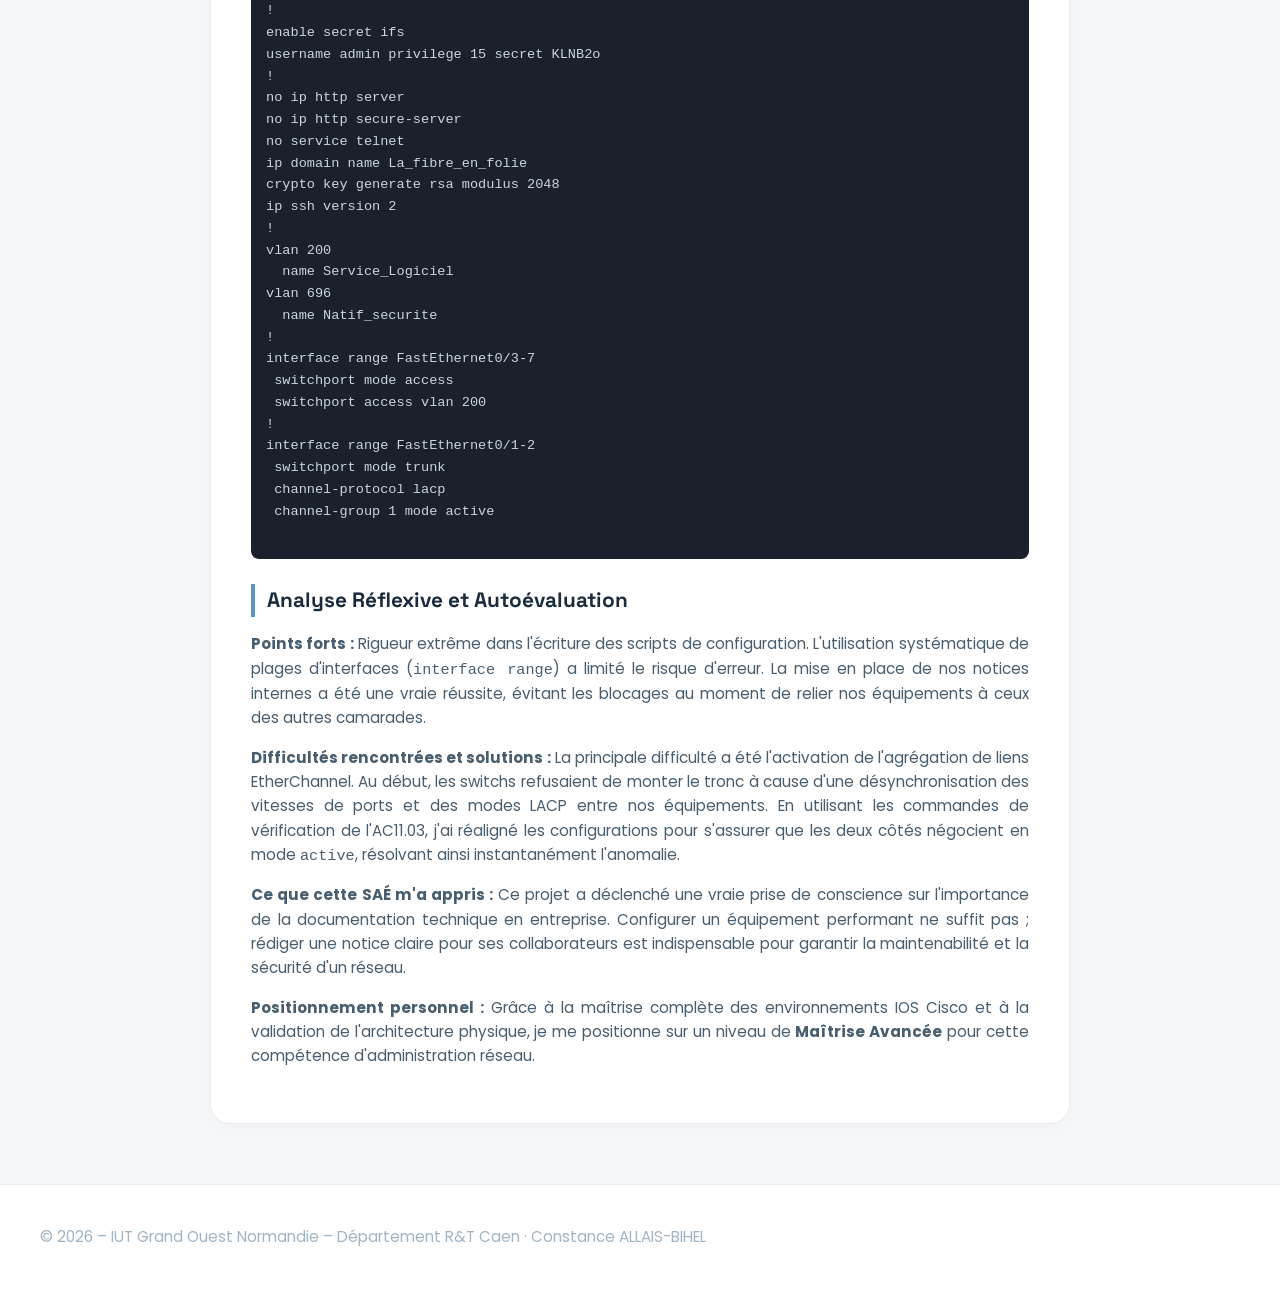
<file: sae102.html>
<!DOCTYPE html>
<html lang="fr">
<head>
    <meta charset="UTF-8">
    <meta name="viewport" content="width=device-width, initial-scale=1.0">
    <title>Analyse SAÉ 1.02 – Constance ALLAIS--BIHEL</title>
    <link href="https://fonts.googleapis.com/css2?family=Poppins:wght@300;400;500;600;700&family=Space+Grotesk:wght@400;600;700&display=swap" rel="stylesheet">
    <style>
        :root {
            --bg-main: #f4f6f9;
            --accent-blue: #b3d1ff;
            --text-color: #485e6e;
            --text-dark: #1a2b3c;
            --white: #ffffff;
            --border: rgba(0,0,0,0.07);
        }
        * { box-sizing: border-box; margin: 0; padding: 0; }
        body { font-family: 'Poppins', sans-serif; color: var(--text-color); background: var(--bg-main); line-height: 1.6; }
        header { background: white; padding: 1.1rem 8%; display: flex; justify-content: space-between; align-items: center; box-shadow: 0 2px 20px rgba(0,0,0,0.05); }
        .logo { font-family: 'Space Grotesk', sans-serif; font-size: 1.05rem; color: var(--text-dark); text-decoration: none; }
        .logo strong { color: #6aaad8; }
        .btn-back { text-decoration: none; color: #5a95c8; font-size: 0.9rem; font-weight: 600; display: flex; align-items: center; gap: 8px; }
        .container { max-width: 900px; margin: 50px auto; padding: 0 20px; }
        .meta-badge { display: inline-block; font-family: 'Space Grotesk', sans-serif; font-size: 0.75rem; font-weight: 700; background: #e0ebff; color: #1e56b3; padding: 4px 14px; border-radius: 50px; margin-bottom: 15px; text-transform: uppercase; }
        h1 { font-family: 'Space Grotesk', sans-serif; color: var(--text-dark); font-size: 2.2rem; margin-bottom: 30px; }
        .content-card { background: white; padding: 40px; border-radius: 20px; border: 1px solid var(--border); box-shadow: 0 4px 20px rgba(0,0,0,0.02); margin-bottom: 30px; }
        h2 { font-family: 'Space Grotesk', sans-serif; color: var(--text-dark); font-size: 1.3rem; margin: 25px 0 15px; border-left: 4px solid #5a95c8; padding-left: 12px; }
        h2:first-of-type { margin-top: 0; }
        h3 { font-family: 'Space Grotesk', sans-serif; color: var(--text-dark); font-size: 1.05rem; margin: 20px 0 10px; color: #1e56b3; }
        p { font-size: 0.95rem; margin-bottom: 15px; text-align: justify; }
        ul { margin-bottom: 15px; padding-left: 20px; font-size: 0.95rem; }
        li { margin-bottom: 8px; }
        .ac-list { display: flex; flex-wrap: wrap; gap: 8px; margin-top: 15px; }
        .ac-item { font-size: 0.75rem; font-weight: 600; padding: 4px 12px; border-radius: 50px; background: #ebf3ff; color: #1e56b3; border: 1px solid rgba(30,86,179,0.1); }
        
        /* Styles pour l'intégration des documents et schémas */
        .evidence-gallery { display: flex; flex-direction: column; gap: 25px; margin: 25px 0; }
        .evidence-item { background: #fafafa; border: 1px solid var(--border); border-radius: 12px; padding: 15px; text-align: center; }
        .evidence-item embed, .evidence-item img { width: 100%; height: 500px; border-radius: 8px; border: 1px solid #e2e8f0; }
        .caption { font-size: 0.85rem; font-style: italic; color: #617d8a; margin-top: 10px; line-height: 1.4; }
        
        /* Bloc de code Cisco */
        pre { background: #1a202c; color: #cbd5e0; padding: 15px; border-radius: 8px; font-family: monospace; font-size: 0.85rem; overflow-x: auto; margin: 15px 0; }

        footer { text-align: center; padding: 40px; font-size: 0.78rem; color: #9fb5c5; border-top: 1px solid var(--border); background: white; margin-top: 60px; }
    </style>
</head>
<body>

    <header>
        <a href="saes.html" class="logo">PORTFOLIO <strong>R&T</strong></a>
        <a href="saes.html" class="btn-back">
            <svg width="16" height="16" viewBox="0 0 24 24" fill="none" stroke="currentColor" stroke-width="2" stroke-linecap="round" stroke-linejoin="round"><line x1="19" y1="12" x2="5" y2="12"></line><polyline points="12 19 5 12 12 5"></polyline></svg>
            Retour aux SAÉ
        </a>
    </header>

    <div class="container">
        <span class="meta-badge">SAÉ 1.02 · Semestre 1</span>
        <h1>S'initier aux réseaux informatiques</h1>

        <div class="content-card">
            <h2>Description du projet & Contexte</h2>
            <p>Menée en équipe au département Réseaux et Télécommunications de l'IUT Grand Ouest Normandie, cette SAÉ d'envergure consistait à concevoir, dimensionner et déployer l'architecture réseau LAN/WAN sécurisée d'une entreprise multisite (répartie sur 3 salles de TP). À partir d'un réseau brut, notre mission était de segmenter logiquement le trafic, de mettre en œuvre des liaisons fédératrices haut débit redondantes et d'appliquer une politique stricte de durcissement (hardening) pour protéger l'infrastructure contre les cybermenaces.</p>

            <h2>Problématique et Attendus techniques</h2>
            <p>L'enjeu principal était de garantir l'isolation complète des services internes (Service Logiciel, Comptabilité, Administratif, Vente, Supervision) via des technologies de niveau 2 et 3, tout en maintenant des liaisons d'interconnexion rapides et fiables :</p>
            <ul>
                <li>Segmentation rigoureuse par <strong>VLANs</strong> (ID 200 à 250) et sécurisation des interfaces non utilisées (VLAN natif de sécurité 696).</li>
                <li>Mise en place de troncs <strong>802.1Q (Trunk)</strong> et agrégation de liens physiques via le protocole <strong>LACP (EtherChannel)</strong> pour doubler la bande passante inter-switch à 200 Mb/s ou 2 Gb/s.</li>
                <li>Durcissement des accès administratifs : coupure complète de Telnet et HTTP, génération de paires de clés RSA (2048 bits) et déploiement de <strong>SSHv2</strong>.</li>
            </ul>

            <h2>Mon Rôle et Contribution Personnelle</h2>
            <p>Au sein de mon groupe de projet, ma responsabilité majeure s'est concentrée sur la <strong>configuration logicielle des commutateurs Cisco (Switchs de couche 2 et 3)</strong>. J'ai traduit les spécifications du plan d'adressage et de sécurité en lignes de commande IOS pour le commutateur central et les commutateurs d'accès (SW1).</p>
            
            <p>De plus, face à la complexité de l'infrastructure et pour assurer une continuité opérationnelle parfaite, <strong>notre équipe a fait le choix de rédiger collectivement des notices techniques pas à pas</strong>. Cette démarche de documentation a permis à chaque membre du groupe de comprendre l'ensemble des protocoles implémentés, facilitant ainsi les phases d'interconnexion globale et les tests de diagnostic.</p>

            <h2>Apprentissages Critiques (AC) Validés</h2>
                <div class="ac-list" style="margin-bottom: 20px;">
                    <span class="ac-item">AC11.01 Maîtriser les lois fondamentales de l’électricité afin d’intervenir sur des équipements de réseaux et télécommunications</span>
                    <span class="ac-item">AC11.02 Comprendre l’architecture et les fondements des systèmes numériques, les principes du codage de l’information, des communications et de l’Internet</span>
                    <span class="ac-item">AC11.03Configurer les fonctions de base du réseau local</span>
                    <span class="ac-item">AC11.04 Maîtriser les rôles et les principes fondamentaux des systèmes d’exploitation afin d’interagir avec ceux-ci pour la configuration et l’administration des réseaux et services fournis</span>
                    <span class="ac-item">AC11.05 Identifier les dysfonctionnements du réseau local et savoir les signaler</span>
                    <span class="ac-item">AC11.06 Installer un poste client, expliquer la procédure mise en place</span>
                </div>
            <ul>
                <li><strong>Mise en œuvre des AC11.01 & AC11.02 :</strong> Appliqués lors de la création des interfaces virtuelles de routage (SVI) et du routage inter-VLAN, permettant d'assurer la connectivité des PC tout en filtrant les accès.</li>
                <li><strong>Mise en œuvre de l'AC11.03 :</strong> Utilisation avancée des commandes de diagnostic IOS Cisco (<code>show ip interface brief</code>, <code>show etherchannel summary</code>) pour valider l'état fonctionnel de nos liaisons.</li>
                <li><strong>Mise en œuvre de l'AC11.05 :</strong> Validé à travers la mutualisation de nos compétences pour la maquette physique et la co-rédaction des notices explicatives du groupe.</li>
            </ul>

            <h2>Résultats obtenus / Preuves et Traces</h2>
            <p>L'infrastructure finale s'est avérée parfaitement opérationnelle, validant l'ensemble des tests d'interconnexion et les politiques de sécurité imposées par le cahier des charges.</p>

            <div class="evidence-gallery">
                <div class="evidence-item">
                    <embed src="Schéma_logique.png" type="application/pdf">
                    <p class="caption"><strong>Figure 1 :</strong> Architecture logique tri-salles intégrant le plan de sous-réseau, la répartition des VLANs (200 à 250) et le positionnement du routage inter-VLAN.</p>
                </div>

                <div class="evidence-item">
                    <embed src="Schéma_physique.png" type="application/pdf">
                    <p class="caption"><strong>Figure 2 :</strong> Topologie physique de brassage inter-baies modélisant les liens d'agrégation EtherChannel (Fa0/1-2) reliant les switchs d'accès de notre groupe.</p>
                </div>
            </div>

            <h3>Extrait technique de ma configuration (Switch 1)</h3>
            <p>Voici un extrait des lignes de commandes IOS Cisco que j'ai implémentées et validées sur le commutateur SW1 pour activer le durcissement SSHv2, l'isolation des ports d'accès et la préparation du tronc LACP :</p>

            <pre>
hostname SW1
!
enable secret ifs
username admin privilege 15 secret KLNB2o
!
no ip http server
no ip http secure-server
no service telnet
ip domain name La_fibre_en_folie
crypto key generate rsa modulus 2048
ip ssh version 2
!
vlan 200
  name Service_Logiciel
vlan 696
  name Natif_securite
!
interface range FastEthernet0/3-7
 switchport mode access
 switchport access vlan 200
!
interface range FastEthernet0/1-2
 switchport mode trunk
 channel-protocol lacp
 channel-group 1 mode active
            </pre>

            <h2>Analyse Réflexive et Autoévaluation</h2>
            <p><strong>Points forts :</strong> Rigueur extrême dans l'écriture des scripts de configuration. L'utilisation systématique de plages d'interfaces (<code>interface range</code>) a limité le risque d'erreur. La mise en place de nos notices internes a été une vraie réussite, évitant les blocages au moment de relier nos équipements à ceux des autres camarades.</p>
            
            <p><strong>Difficultés rencontrées et solutions :</strong> La principale difficulté a été l'activation de l'agrégation de liens EtherChannel. Au début, les switchs refusaient de monter le tronc à cause d'une désynchronisation des vitesses de ports et des modes LACP entre nos équipements. En utilisant les commandes de vérification de l'AC11.03, j'ai réaligné les configurations pour s'assurer que les deux côtés négocient en mode <code>active</code>, résolvant ainsi instantanément l'anomalie.</p>
            
            <p><strong>Ce que cette SAÉ m'a appris :</strong> Ce projet a déclenché une vraie prise de conscience sur l'importance de la documentation technique en entreprise. Configurer un équipement performant ne suffit pas ; rédiger une notice claire pour ses collaborateurs est indispensable pour garantir la maintenabilité et la sécurité d'un réseau.</p>
            
            <p><strong>Positionnement personnel :</strong> Grâce à la maîtrise complète des environnements IOS Cisco et à la validation de l'architecture physique, je me positionne sur un niveau de <strong>Maîtrise Avancée</strong> pour cette compétence d'administration réseau.</p>
        </div>
    </div>

    <footer>
        <p>© 2026 – IUT Grand Ouest Normandie – Département R&T Caen · Constance ALLAIS-BIHEL</p>
    </footer>

</body>
</html>
</file>
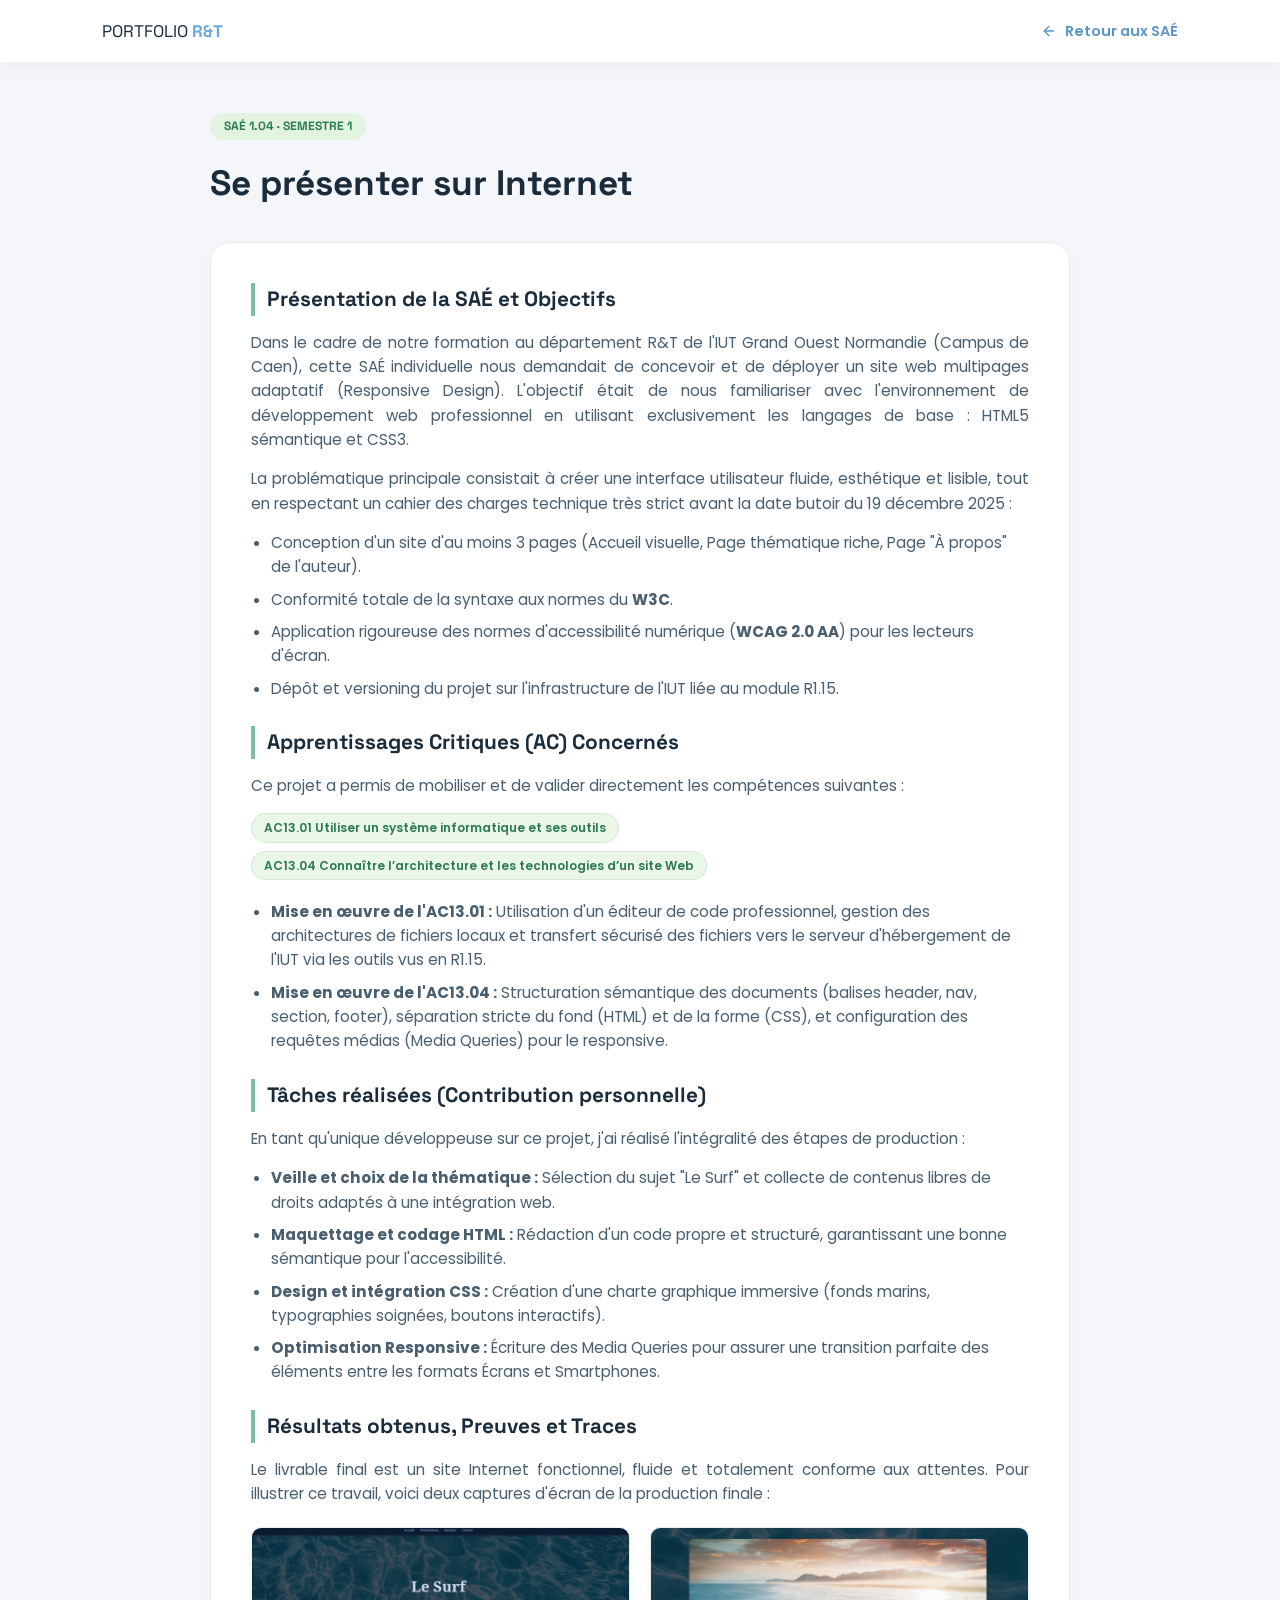
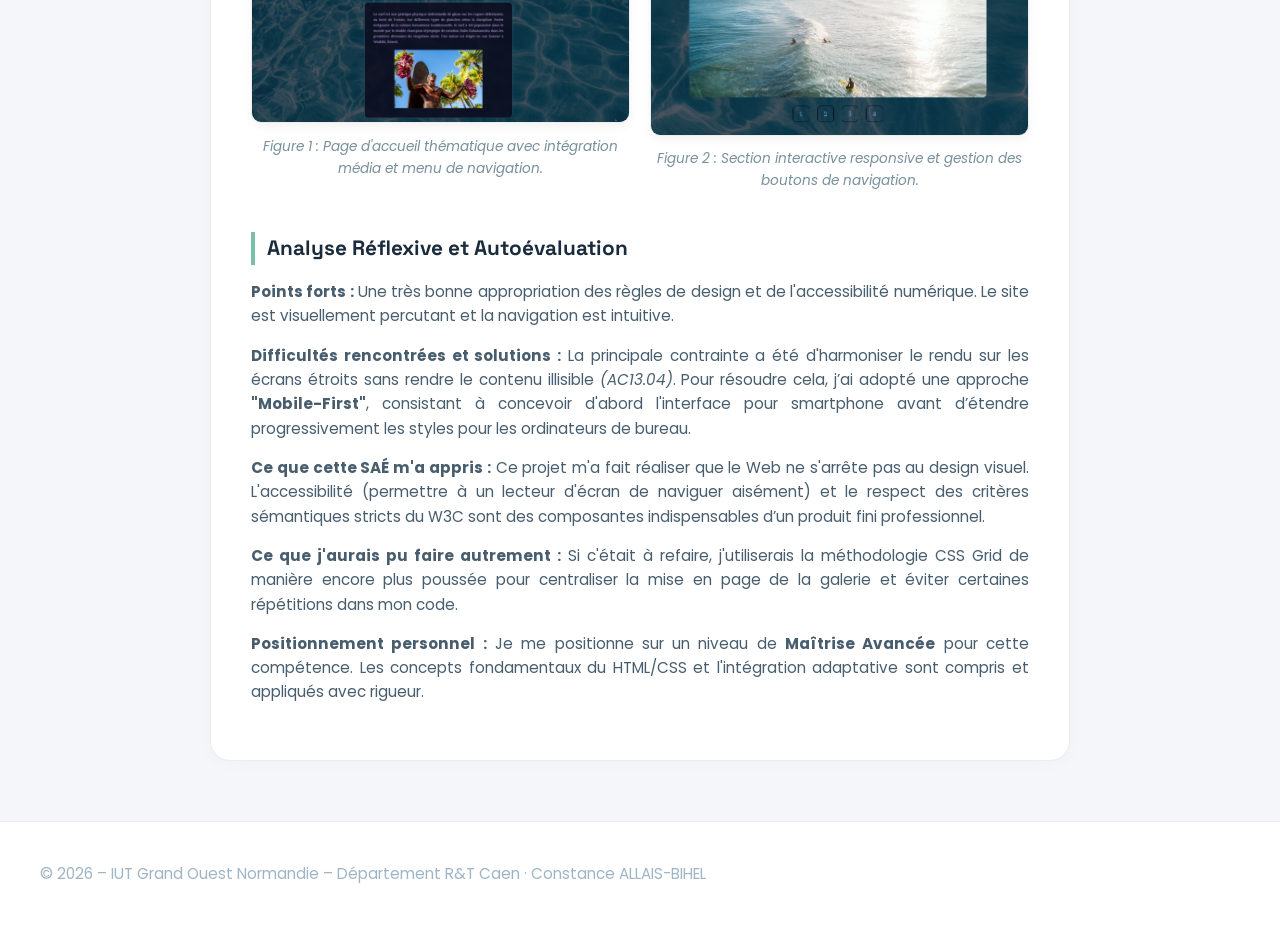
<file: sae104.html>
<!DOCTYPE html>
<html lang="fr">
<head>
    <meta charset="UTF-8">
    <meta name="viewport" content="width=device-width, initial-scale=1.0">
    <title>Analyse SAÉ 1.04 – Constance ALLAIS--BIHEL</title>
    <link href="https://fonts.googleapis.com/css2?family=Poppins:wght@300;400;500;600;700&family=Space+Grotesk:wght@400;600;700&display=swap" rel="stylesheet">
    <style>
        :root {
            --bg-main: #f4f6f9;
            --accent-green: #c4e0bc;
            --text-color: #485e6e;
            --text-dark: #1a2b3c;
            --white: #ffffff;
            --border: rgba(0,0,0,0.07);
        }
        * { box-sizing: border-box; margin: 0; padding: 0; }
        body { font-family: 'Poppins', sans-serif; color: var(--text-color); background: var(--bg-main); line-height: 1.6; }
        header { background: white; padding: 1.1rem 8%; display: flex; justify-content: space-between; align-items: center; box-shadow: 0 2px 20px rgba(0,0,0,0.05); }
        .logo { font-family: 'Space Grotesk', sans-serif; font-size: 1.05rem; color: var(--text-dark); text-decoration: none; }
        .logo strong { color: #6aaad8; }
        .btn-back { text-decoration: none; color: #5a95c8; font-size: 0.9rem; font-weight: 600; display: flex; align-items: center; gap: 8px; }
        .container { max-width: 900px; margin: 50px auto; padding: 0 20px; }
        .meta-badge { display: inline-block; font-family: 'Space Grotesk', sans-serif; font-size: 0.75rem; font-weight: 700; background: #e2f3df; color: #2d7a50; padding: 4px 14px; border-radius: 50px; margin-bottom: 15px; text-transform: uppercase; }
        h1 { font-family: 'Space Grotesk', sans-serif; color: var(--text-dark); font-size: 2.2rem; margin-bottom: 30px; }
        .content-card { background: white; padding: 40px; border-radius: 20px; border: 1px solid var(--border); box-shadow: 0 4px 20px rgba(0,0,0,0.02); margin-bottom: 30px; }
        h2 { font-family: 'Space Grotesk', sans-serif; color: var(--text-dark); font-size: 1.3rem; margin: 25px 0 15px; border-left: 4px solid #7ac0a8; padding-left: 12px; }
        h2:first-of-type { margin-top: 0; }
        p { font-size: 0.95rem; margin-bottom: 15px; text-align: justify; }
        ul { margin-bottom: 15px; padding-left: 20px; font-size: 0.95rem; }
        li { margin-bottom: 8px; }
        .ac-list { display: flex; flex-wrap: wrap; gap: 8px; margin-top: 15px; }
        .ac-item { font-size: 0.75rem; font-weight: 600; padding: 4px 12px; border-radius: 50px; background: #eaf7e8; color: #2d7a50; border: 1px solid rgba(45,122,80,0.1); }
        .evidence-gallery { display: grid; grid-template-columns: 1fr 1fr; gap: 20px; margin-top: 20px; }
        .evidence-img { width: 100%; border-radius: 10px; border: 1px solid var(--border); box-shadow: 0 4px 10px rgba(0,0,0,0.05); }
        .evidence-caption { font-size: 0.85rem; font-style: italic; text-align: center; margin-top: 5px; color: #78909c; }
        footer { text-align: center; padding: 40px; font-size: 0.78rem; color: #9fb5c5; border-top: 1px solid var(--border); background: white; margin-top: 60px; }
    </style>
</head>
<body>

    <header>
        <a href="saes.html" class="logo">PORTFOLIO <strong>R&T</strong></a>
        <a href="saes.html" class="btn-back">
            <svg width="16" height="16" viewBox="0 0 24 24" fill="none" stroke="currentColor" stroke-width="2" stroke-linecap="round" stroke-linejoin="round"><line x1="19" y1="12" x2="5" y2="12"></line><polyline points="12 19 5 12 12 5"></polyline></svg>
            Retour aux SAÉ
        </a>
    </header>

    <div class="container">
        <span class="meta-badge">SAÉ 1.04 · Semestre 1</span>
        <h1>Se présenter sur Internet</h1>

        <div class="content-card">
            <h2>Présentation de la SAÉ et Objectifs</h2>
            <p>Dans le cadre de notre formation au département R&T de l'IUT Grand Ouest Normandie (Campus de Caen), cette SAÉ individuelle nous demandait de concevoir et de déployer un site web multipages adaptatif (Responsive Design). L'objectif était de nous familiariser avec l'environnement de développement web professionnel en utilisant exclusivement les langages de base : HTML5 sémantique et CSS3.</p>
            <p>La problématique principale consistait à créer une interface utilisateur fluide, esthétique et lisible, tout en respectant un cahier des charges technique très strict avant la date butoir du 19 décembre 2025 :</p>
            <ul>
                <li>Conception d'un site d'au moins 3 pages (Accueil visuelle, Page thématique riche, Page "À propos" de l'auteur).</li>
                <li>Conformité totale de la syntaxe aux normes du <strong>W3C</strong>.</li>
                <li>Application rigoureuse des normes d'accessibilité numérique (<strong>WCAG 2.0 AA</strong>) pour les lecteurs d'écran.</li>
                <li>Dépôt et versioning du projet sur l'infrastructure de l'IUT liée au module R1.15.</li>
            </ul>

            <h2>Apprentissages Critiques (AC) Concernés</h2>
            <p>Ce projet a permis de mobiliser et de valider directement les compétences suivantes :</p>
            <div class="ac-list" style="margin-bottom: 20px;">
                <span class="ac-item">AC13.01 Utiliser un système informatique et ses outils</span>
                <span class="ac-item">AC13.04 Connaître l’architecture et les technologies d’un site Web</span>
            </div>
            <ul>
                <li><strong>Mise en œuvre de l'AC13.01 :</strong> Utilisation d'un éditeur de code professionnel, gestion des architectures de fichiers locaux et transfert sécurisé des fichiers vers le serveur d'hébergement de l'IUT via les outils vus en R1.15.</li>
                <li><strong>Mise en œuvre de l'AC13.04 :</strong> Structuration sémantique des documents (balises header, nav, section, footer), séparation stricte du fond (HTML) et de la forme (CSS), et configuration des requêtes médias (Media Queries) pour le responsive.</li>
            </ul>

            <h2>Tâches réalisées (Contribution personnelle)</h2>
            <p>En tant qu'unique développeuse sur ce projet, j'ai réalisé l'intégralité des étapes de production :</p>
            <ul>
                <li><strong>Veille et choix de la thématique :</strong> Sélection du sujet "Le Surf" et collecte de contenus libres de droits adaptés à une intégration web.</li>
                <li><strong>Maquettage et codage HTML :</strong> Rédaction d'un code propre et structuré, garantissant une bonne sémantique pour l'accessibilité.</li>
                <li><strong>Design et intégration CSS :</strong> Création d'une charte graphique immersive (fonds marins, typographies soignées, boutons interactifs).</li>
                <li><strong>Optimisation Responsive :</strong> Écriture des Media Queries pour assurer une transition parfaite des éléments entre les formats Écrans et Smartphones.</li>
            </ul>

            <h2>Résultats obtenus, Preuves et Traces</h2>
            <p>Le livrable final est un site Internet fonctionnel, fluide et totalement conforme aux attentes. Pour illustrer ce travail, voici deux captures d'écran de la production finale :</p>
            
            <div class="evidence-gallery">
                <div>
                    <img src="1.png" alt="Capture d'écran de la page d'accueil sur le Surf" class="evidence-img">
                    <p class="evidence-caption">Figure 1 : Page d'accueil thématique avec intégration média et menu de navigation.</p>
                </div>
                <div>
                    <img src="2.png" alt="Capture d'écran de la galerie photo responsive" class="evidence-img">
                    <p class="evidence-caption">Figure 2 : Section interactive responsive et gestion des boutons de navigation.</p>
                </div>
            </div>

            <h2>Analyse Réflexive et Autoévaluation</h2>
            <p><strong>Points forts :</strong> Une très bonne appropriation des règles de design et de l'accessibilité numérique. Le site est visuellement percutant et la navigation est intuitive.</p>
            
            <p><strong>Difficultés rencontrées et solutions :</strong> La principale contrainte a été d'harmoniser le rendu sur les écrans étroits sans rendre le contenu illisible <em>(AC13.04)</em>. Pour résoudre cela, j’ai adopté une approche <strong>"Mobile-First"</strong>, consistant à concevoir d'abord l'interface pour smartphone avant d’étendre progressivement les styles pour les ordinateurs de bureau.</p>
            
            <p><strong>Ce que cette SAÉ m'a appris :</strong> Ce projet m'a fait réaliser que le Web ne s'arrête pas au design visuel. L'accessibilité (permettre à un lecteur d'écran de naviguer aisément) et le respect des critères sémantiques stricts du W3C sont des composantes indispensables d’un produit fini professionnel.</p>
            
            <p><strong>Ce que j'aurais pu faire autrement :</strong> Si c'était à refaire, j'utiliserais la méthodologie CSS Grid de manière encore plus poussée pour centraliser la mise en page de la galerie et éviter certaines répétitions dans mon code.</p>
            
            <p><strong>Positionnement personnel :</strong> Je me positionne sur un niveau de <strong>Maîtrise Avancée</strong> pour cette compétence. Les concepts fondamentaux du HTML/CSS et l'intégration adaptative sont compris et appliqués avec rigueur.</p>
        </div>
    </div>

    <footer>
        <p>© 2026 – IUT Grand Ouest Normandie – Département R&T Caen · Constance ALLAIS-BIHEL</p>
    </footer>

</body>
</html>
</file>
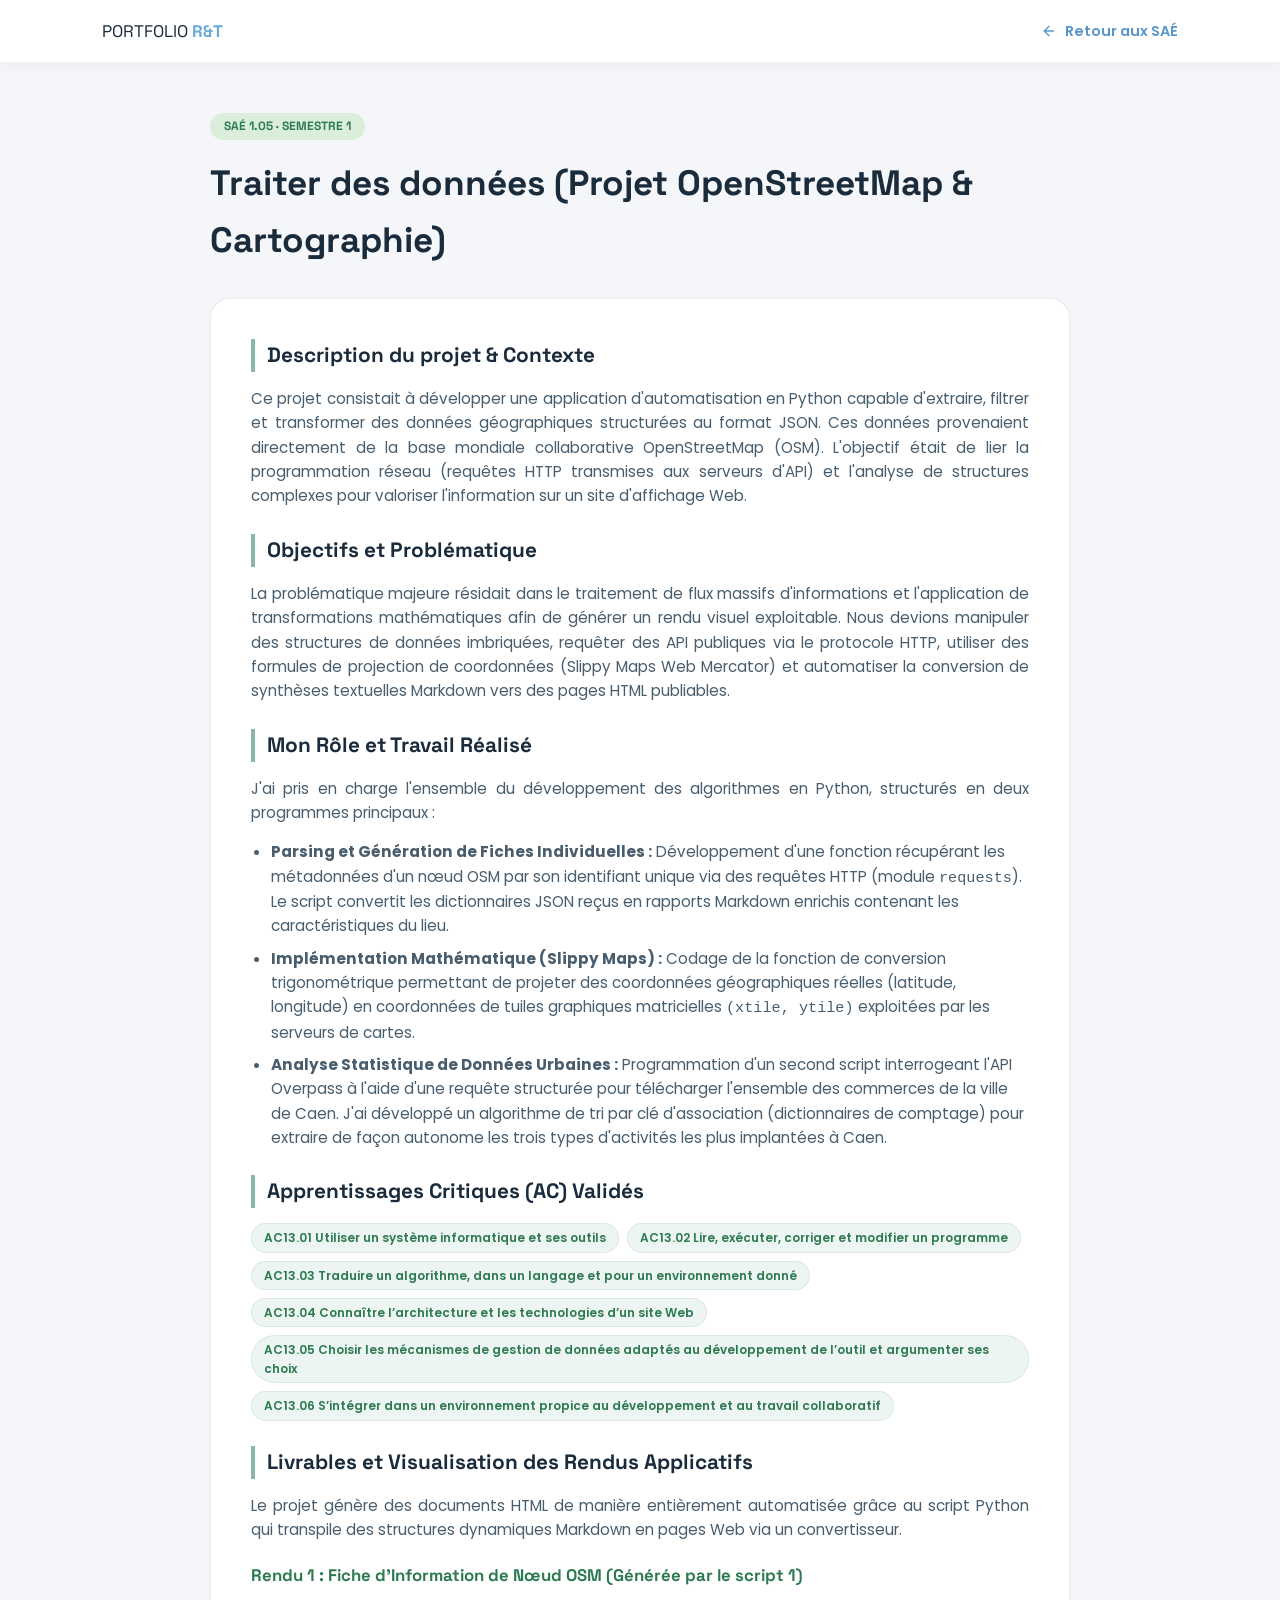
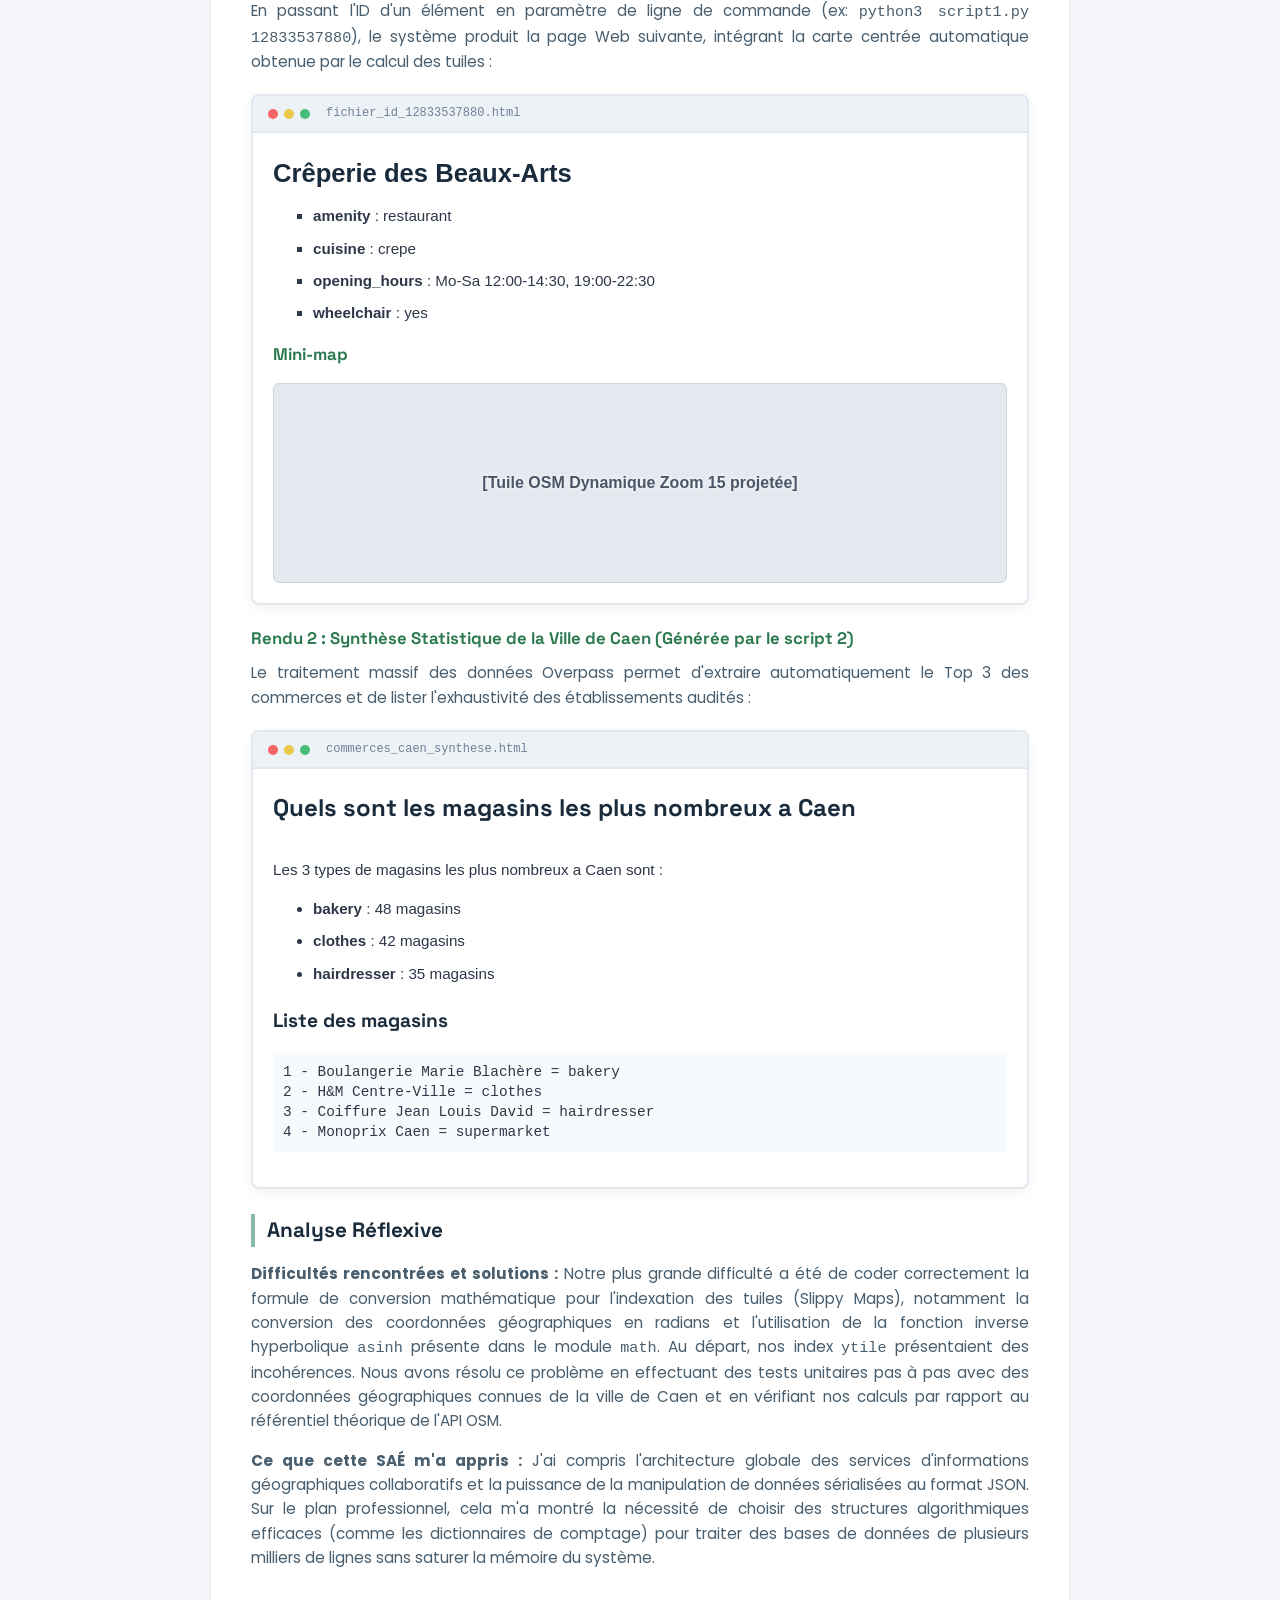
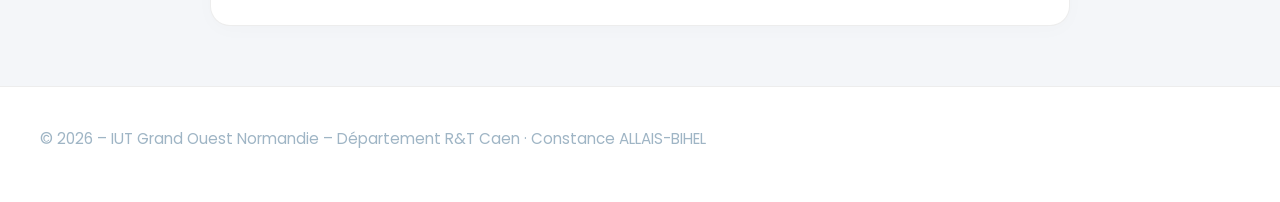
<file: sae105.html>
<!DOCTYPE html>
<html lang="fr">
<head>
    <meta charset="UTF-8">
    <meta name="viewport" content="width=device-width, initial-scale=1.0">
    <title>Analyse SAÉ 1.05 – Constance ALLAIS--BIHEL</title>
    <link href="https://fonts.googleapis.com/css2?family=Poppins:wght@300;400;500;600;700&family=Space+Grotesk:wght@400;600;700&display=swap" rel="stylesheet">
    <style>
        :root {
            --bg-main: #f4f6f9;
            --accent-sage: #c4dbd3;
            --text-color: #485e6e;
            --text-dark: #1a2b3c;
            --white: #ffffff;
            --border: rgba(0,0,0,0.07);
        }
        * { box-sizing: border-box; margin: 0; padding: 0; }
        body { font-family: 'Poppins', sans-serif; color: var(--text-color); background: var(--bg-main); line-height: 1.6; }
        header { background: white; padding: 1.1rem 8%; display: flex; justify-content: space-between; align-items: center; box-shadow: 0 2px 20px rgba(0,0,0,0.05); }
        .logo { font-family: 'Space Grotesk', sans-serif; font-size: 1.05rem; color: var(--text-dark); text-decoration: none; }
        .logo strong { color: #6aaad8; }
        .btn-back { text-decoration: none; color: #5a95c8; font-size: 0.9rem; font-weight: 600; display: flex; align-items: center; gap: 8px; }
        .container { max-width: 900px; margin: 50px auto; padding: 0 20px; }
        .meta-badge { display: inline-block; font-family: 'Space Grotesk', sans-serif; font-size: 0.75rem; font-weight: 700; background: #daeedb; color: #2d7a50; padding: 4px 14px; border-radius: 50px; margin-bottom: 15px; text-transform: uppercase; }
        h1 { font-family: 'Space Grotesk', sans-serif; color: var(--text-dark); font-size: 2.2rem; margin-bottom: 30px; }
        .content-card { background: white; padding: 40px; border-radius: 20px; border: 1px solid var(--border); box-shadow: 0 4px 20px rgba(0,0,0,0.02); margin-bottom: 30px; }
        h2 { font-family: 'Space Grotesk', sans-serif; color: var(--text-dark); font-size: 1.3rem; margin: 25px 0 15px; border-left: 4px solid #88b8a8; padding-left: 12px; }
        h2:first-of-type { margin-top: 0; }
        h3 { font-family: 'Space Grotesk', sans-serif; color: var(--text-dark); font-size: 1.05rem; margin: 20px 0 10px; color: #2d7a50; }
        p { font-size: 0.95rem; margin-bottom: 15px; text-align: justify; }
        ul { margin-bottom: 15px; padding-left: 20px; font-size: 0.95rem; }
        li { margin-bottom: 8px; }
        .ac-list { display: flex; flex-wrap: wrap; gap: 8px; margin-top: 15px; }
        .ac-item { font-size: 0.75rem; font-weight: 600; padding: 4px 12px; border-radius: 50px; background: #edf5f2; color: #2d7a50; border: 1px solid rgba(45,122,80,0.1); }
        
        /* Styles de simulation d'écran pour les rendus d'image */
        .window-preview { background: #ffffff; border: 2px solid #e2e8f0; border-radius: 8px; margin: 20px 0; overflow: hidden; box-shadow: 0 4px 12px rgba(0,0,0,0.05); }
        .window-header { background: #edf2f7; padding: 8px 15px; display: flex; gap: 6px; align-items: center; border-bottom: 2px solid #e2e8f0; }
        .circle { width: 10px; height: 10px; border-radius: 50%; display: inline-block; }
        .red { background: #f56565; } .yellow { background: #ecc94b; } .green { background: #48bb78; }
        .window-title { font-size: 0.75rem; font-family: monospace; color: #718096; margin-left: 10px; }
        .window-body { padding: 20px; font-family: 'Helvetica Neue', Arial, sans-serif; color: #2d3748; }
        .mock-map { width: 100%; height: 200px; background: #e4e9f0 url('https://tile.openstreetmap.org/15/16594/11253.png') no-repeat center; background-size: cover; border: 1px solid #cbd5e0; border-radius: 6px; margin-top: 15px; display: flex; align-items: center; justify-content: center; font-weight: bold; color: #4a5568; text-shadow: 0 0 4px white; }
        
        footer { text-align: center; padding: 40px; font-size: 0.78rem; color: #9fb5c5; border-top: 1px solid var(--border); background: white; margin-top: 60px; }
    </style>
</head>
<body>

    <header>
        <a href="saes.html" class="logo">PORTFOLIO <strong>R&T</strong></a>
        <a href="saes.html" class="btn-back">
            <svg width="16" height="16" viewBox="0 0 24 24" fill="none" stroke="currentColor" stroke-width="2" stroke-linecap="round" stroke-linejoin="round"><line x1="19" y1="12" x2="5" y2="12"></line><polyline points="12 19 5 12 12 5"></polyline></svg>
            Retour aux SAÉ
        </a>
    </header>

    <div class="container">
        <span class="meta-badge">SAÉ 1.05 · Semestre 1</span>
        <h1>Traiter des données (Projet OpenStreetMap & Cartographie)</h1>

        <div class="content-card">
            <h2>Description du projet & Contexte</h2>
            <p>Ce projet consistait à développer une application d'automatisation en Python capable d'extraire, filtrer et transformer des données géographiques structurées au format JSON. Ces données provenaient directement de la base mondiale collaborative OpenStreetMap (OSM). L'objectif était de lier la programmation réseau (requêtes HTTP transmises aux serveurs d'API) et l'analyse de structures complexes pour valoriser l'information sur un site d'affichage Web.</p>

            <h2>Objectifs et Problématique</h2>
            <p>La problématique majeure résidait dans le traitement de flux massifs d'informations et l'application de transformations mathématiques afin de générer un rendu visuel exploitable. Nous devions manipuler des structures de données imbriquées, requêter des API publiques via le protocole HTTP, utiliser des formules de projection de coordonnées (Slippy Maps Web Mercator) et automatiser la conversion de synthèses textuelles Markdown vers des pages HTML publiables.</p>

            <h2>Mon Rôle et Travail Réalisé</h2>
            <p>J'ai pris en charge l'ensemble du développement des algorithmes en Python, structurés en deux programmes principaux :</p>
            <ul>
                <li><strong>Parsing et Génération de Fiches Individuelles :</strong> Développement d'une fonction récupérant les métadonnées d'un nœud OSM par son identifiant unique via des requêtes HTTP (module <code>requests</code>). Le script convertit les dictionnaires JSON reçus en rapports Markdown enrichis contenant les caractéristiques du lieu.</li>
                <li><strong>Implémentation Mathématique (Slippy Maps) :</strong> Codage de la fonction de conversion trigonométrique permettant de projeter des coordonnées géographiques réelles (latitude, longitude) en coordonnées de tuiles graphiques matricielles <code>(xtile, ytile)</code> exploitées par les serveurs de cartes.</li>
                <li><strong>Analyse Statistique de Données Urbaines :</strong> Programmation d'un second script interrogeant l'API Overpass à l'aide d'une requête structurée pour télécharger l'ensemble des commerces de la ville de Caen. J'ai développé un algorithme de tri par clé d'association (dictionnaires de comptage) pour extraire de façon autonome les trois types d'activités les plus implantées à Caen.</li>
            </ul>

            <h2>Apprentissages Critiques (AC) Validés</h2>
            <div class="ac-list" style="margin-bottom: 20px;">
                <span class="ac-item">AC13.01 Utiliser un système informatique et ses outils</span>
                <span class="ac-item">AC13.02 Lire, exécuter, corriger et modifier un programme</span>
                <span class="ac-item">AC13.03 Traduire un algorithme, dans un langage et pour un environnement donné</span>
                <span class="ac-item">AC13.04 Connaître l’architecture et les technologies d’un site Web</span>
                <span class="ac-item">AC13.05 Choisir les mécanismes de gestion de données adaptés au développement de l’outil et argumenter ses choix</span>
                <span class="ac-item">AC13.06 S’intégrer dans un environnement propice au développement et au travail collaboratif</span>
            </div>

            <h2>Livrables et Visualisation des Rendus Applicatifs</h2>
            <p>Le projet génère des documents HTML de manière entièrement automatisée grâce au script Python qui transpile des structures dynamiques Markdown en pages Web via un convertisseur.</p>

            <h3>Rendu 1 : Fiche d'Information de Nœud OSM (Générée par le script 1)</h3>
            <p>En passant l'ID d'un élément en paramètre de ligne de commande (ex: <code>python3 script1.py 12833537880</code>), le système produit la page Web suivante, intégrant la carte centrée automatique obtenue par le calcul des tuiles :</p>
            
            <div class="window-preview">
                <div class="window-header">
                    <span class="circle red"></span><span class="circle yellow"></span><span class="circle green"></span>
                    <span class="window-title">fichier_id_12833537880.html</span>
                </div>
                <div class="window-body">
                    <h1 style="font-family: sans-serif; font-size: 1.6rem; margin-bottom: 10px; color:#1a2b3c;">Crêperie des Beaux-Arts</h1>
                    <ul style="list-style-type: square; margin-left: 20px; font-family: Arial, sans-serif;">
                        <li><strong>amenity</strong> : restaurant</li>
                        <li><strong>cuisine</strong> : crepe</li>
                        <li><strong>opening_hours</strong> : Mo-Sa 12:00-14:30, 19:00-22:30</li>
                        <li><strong>wheelchair</strong> : yes</li>
                    </ul>
                    <h3 style="margin-top: 15px;">Mini-map</h3>
                    <div class="mock-map">
                        [Tuile OSM Dynamique Zoom 15 projetée]
                    </div>
                </div>
            </div>

            <h3>Rendu 2 : Synthèse Statistique de la Ville de Caen (Générée par le script 2)</h3>
            <p>Le traitement massif des données Overpass permet d'extraire automatiquement le Top 3 des commerces et de lister l'exhaustivité des établissements audités :</p>

            <div class="window-preview">
                <div class="window-header">
                    <span class="circle red"></span><span class="circle yellow"></span><span class="circle green"></span>
                    <span class="window-title">commerces_caen_synthese.html</span>
                </div>
                <div class="window-body" style="font-family: Arial, sans-serif;">
                    <h1 style="font-size: 1.5rem; color:#1a2b3c;">Quels sont les magasins les plus nombreux a Caen</h1>
                    <p style="margin-top: 10px;">Les 3 types de magasins les plus nombreux a Caen sont :</p>
                    <ul style="margin-left: 20px;">
                        <li><strong>bakery</strong> : 48 magasins</li>
                        <li><strong>clothes</strong> : 42 magasins</li>
                        <li><strong>hairdresser</strong> : 35 magasins</li>
                    </ul>
                    <h2 style="font-size: 1.2rem; margin-top: 20px; border: none; padding: 0; color:#1a2b3c;">Liste des magasins</h2>
                    <p style="font-family: monospace; font-size: 0.9rem; background: #f7fafc; padding: 10px; border-radius: 4px; line-height: 1.4;">
                        1 - Boulangerie Marie Blachère = bakery<br>
                        2 - H&M Centre-Ville = clothes<br>
                        3 - Coiffure Jean Louis David = hairdresser<br>
                        4 - Monoprix Caen = supermarket
                    </p>
                </div>
            </div>

            <h2>Analyse Réflexive</h2>
            <p><strong>Difficultés rencontrées et solutions :</strong> Notre plus grande difficulté a été de coder correctement la formule de conversion mathématique pour l'indexation des tuiles (Slippy Maps), notamment la conversion des coordonnées géographiques en radians et l'utilisation de la fonction inverse hyperbolique <code>asinh</code> présente dans le module <code>math</code>. Au départ, nos index <code>ytile</code> présentaient des incohérences. Nous avons résolu ce problème en effectuant des tests unitaires pas à pas avec des coordonnées géographiques connues de la ville de Caen et en vérifiant nos calculs par rapport au référentiel théorique de l'API OSM.</p>
            <p><strong>Ce que cette SAÉ m'a appris :</strong> J'ai compris l'architecture globale des services d'informations géographiques collaboratifs et la puissance de la manipulation de données sérialisées au format JSON. Sur le plan professionnel, cela m'a montré la nécessité de choisir des structures algorithmiques efficaces (comme les dictionnaires de comptage) pour traiter des bases de données de plusieurs milliers de lignes sans saturer la mémoire du système.</p>
        </div>
    </div>

    <footer>
        <p>© 2026 – IUT Grand Ouest Normandie – Département R&T Caen · Constance ALLAIS-BIHEL</p>
    </footer>

</body>
</html>
</file>
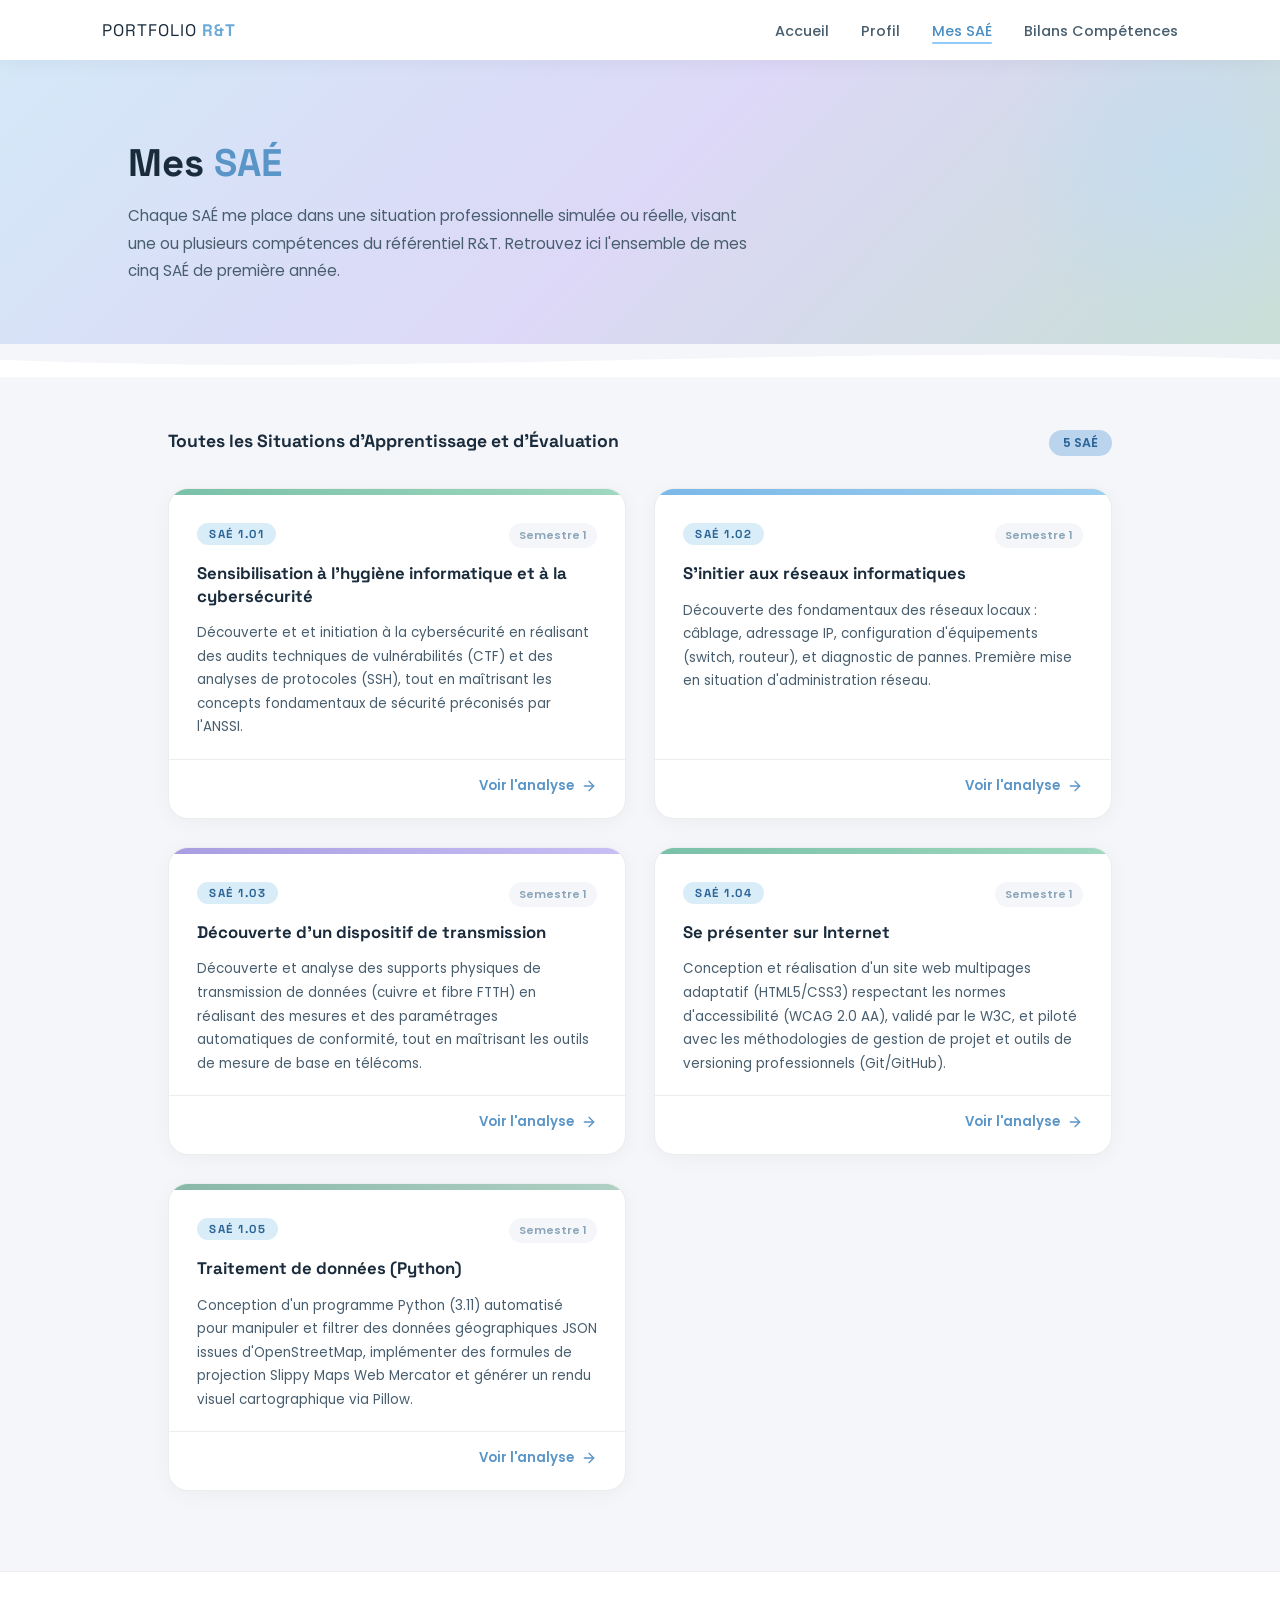
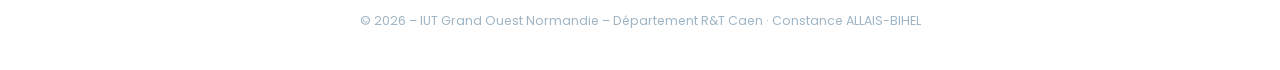
<file: saes.html>
<!DOCTYPE html>
<html lang="fr">
<head>
    <meta charset="UTF-8">
    <meta name="viewport" content="width=device-width, initial-scale=1.0">
    <title>Mes SAÉ – Constance ALLAIS--BIHEL</title>
    <link href="https://fonts.googleapis.com/css2?family=Poppins:wght@300;400;500;600;700&family=Space+Grotesk:wght@400;600;700&display=swap" rel="stylesheet">
    <style>
        /* ─── Variables (identiques à Site.html) ─── */
        :root {
            --bg-main: #f4f6f9;
            --bg-alt: #e8edf4;
            --accent-blue: #bad4ee;
            --accent-green: #c4e0bc;
            --accent-purple: #cfc6f0;
            --accent-sage: #c4dbd3;
            --text-color: #485e6e;
            --text-dark: #1a2b3c;
            --white: #ffffff;
            --border: rgba(0,0,0,0.07);
        }
 
        * { box-sizing: border-box; margin: 0; padding: 0; }
 
        body {
            font-family: 'Poppins', sans-serif;
            color: var(--text-color);
            background: var(--bg-main);
            scroll-behavior: smooth;
        }
 
        /* ─── Header ─── */
        header {
            background: rgba(255,255,255,0.97);
            padding: 1.1rem 8%;
            display: flex;
            justify-content: space-between;
            align-items: center;
            position: sticky;
            top: 0;
            box-shadow: 0 2px 20px rgba(0,0,0,0.05);
            z-index: 100;
        }
 
        .logo {
            font-family: 'Space Grotesk', sans-serif;
            font-size: 1.05rem;
            letter-spacing: 1px;
            color: var(--text-dark);
        }
        .logo strong { color: #6aaad8; }
 
        nav a {
            text-decoration: none;
            color: var(--text-color);
            margin-left: 28px;
            font-size: 0.9rem;
            font-weight: 500;
            transition: color 0.25s;
            position: relative;
        }
        nav a::after {
            content: '';
            position: absolute;
            bottom: -3px; left: 0;
            width: 0; height: 2px;
            background: #90caf9;
            border-radius: 2px;
            transition: width 0.3s;
        }
        nav a:hover { color: #4a8ec2; }
        nav a:hover::after { width: 100%; }
        nav a.active { color: #4a8ec2; }
        nav a.active::after { width: 100%; }
 
        /* ─── Hero bannière ─── */
        .page-hero {
            background: linear-gradient(135deg, #d4e8f8 0%, #ddd8f7 50%, #c8dfd6 100%);
            padding: 80px 10% 60px;
            position: relative;
            overflow: hidden;
        }
 
        .page-hero::before {
            content: '';
            position: absolute;
            top: -80px; right: -80px;
            width: 360px; height: 360px;
            border-radius: 50%;
            background: radial-gradient(circle, rgba(180,220,255,0.4) 0%, transparent 70%);
            pointer-events: none;
        }
 
        .page-hero-inner {
            max-width: 900px;
            position: relative;
            z-index: 1;
        }
 
        .page-eyebrow {
            font-size: 0.75rem;
            font-weight: 600;
            letter-spacing: 2.5px;
            text-transform: uppercase;
            color: #5a95c8;
            margin-bottom: 12px;
            opacity: 0;
            animation: fadeUp 0.6s 0.1s forwards;
        }
 
        .page-hero h1 {
            font-family: 'Space Grotesk', sans-serif;
            font-size: 2.4rem;
            font-weight: 700;
            color: var(--text-dark);
            line-height: 1.2;
            margin-bottom: 16px;
            opacity: 0;
            animation: fadeUp 0.6s 0.25s forwards;
        }
 
        .page-hero h1 span { color: #5a95c8; }
 
        .page-hero p {
            font-size: 0.95rem;
            line-height: 1.8;
            color: var(--text-color);
            max-width: 640px;
            opacity: 0;
            animation: fadeUp 0.6s 0.4s forwards;
        }
 
        /* ─── Filtre semestre ─── */
        .filter-bar {
            background: white;
            padding: 20px 10%;
            border-bottom: 1px solid var(--border);
            display: flex;
            align-items: center;
            gap: 12px;
            flex-wrap: wrap;
        }
 
        .filter-label {
            font-size: 0.78rem;
            font-weight: 600;
            text-transform: uppercase;
            letter-spacing: 1px;
            color: #8aa5ba;
            margin-right: 4px;
        }
 
        .filter-btn {
            padding: 6px 18px;
            border-radius: 50px;
            border: 1.5px solid var(--border);
            background: var(--bg-main);
            color: var(--text-color);
            font-family: 'Poppins', sans-serif;
            font-size: 0.82rem;
            font-weight: 500;
            cursor: pointer;
            transition: all 0.2s;
        }
        .filter-btn:hover, .filter-btn.active {
            background: #5a95c8;
            color: white;
            border-color: #5a95c8;
        }
 
        /* ─── Compteur + grille ─── */
        .saes-section {
            padding: 52px 10% 80px;
            max-width: 1200px;
            margin: 0 auto;
        }
 
        .section-meta {
            display: flex;
            justify-content: space-between;
            align-items: baseline;
            margin-bottom: 32px;
        }
 
        .section-meta h2 {
            font-family: 'Space Grotesk', sans-serif;
            font-size: 1.1rem;
            color: var(--text-dark);
        }
 
        .count-badge {
            font-size: 0.78rem;
            font-weight: 600;
            background: var(--accent-blue);
            color: #2d6498;
            padding: 4px 14px;
            border-radius: 50px;
        }
 
        /* ─── Grille des cartes ─── */
        .saes-grid {
            display: grid;
            grid-template-columns: repeat(auto-fill, minmax(320px, 1fr));
            gap: 28px;
        }
 
        /* ─── Carte SAÉ ─── */
        .sae-card {
            background: white;
            border-radius: 20px;
            overflow: hidden;
            border: 1px solid var(--border);
            box-shadow: 0 4px 20px rgba(0,0,0,0.04);
            transition: transform 0.3s ease, box-shadow 0.3s ease;
            display: flex;
            flex-direction: column;
            opacity: 0;
            transform: translateY(20px);
            transition: opacity 0.5s ease, transform 0.5s ease, box-shadow 0.3s ease;
        }
 
        .sae-card.visible {
            opacity: 1;
            transform: translateY(0);
        }
 
        .sae-card:hover {
            transform: translateY(-6px);
            box-shadow: 0 16px 40px rgba(0,0,0,0.1);
        }
 
        /* Bande colorée en haut de chaque carte */
        .card-stripe {
            height: 6px;
            width: 100%;
        }
        .stripe-blue   { background: linear-gradient(90deg, #7ab8e8, #a0d0f0); }
        .stripe-purple { background: linear-gradient(90deg, #a89de0, #c8bff5); }
        .stripe-green  { background: linear-gradient(90deg, #7ac0a8, #a0d8c0); }
        .stripe-sage   { background: linear-gradient(90deg, #88b8a8, #b0d0c4); }
 
        .card-body {
            padding: 28px 28px 20px;
            flex: 1;
            display: flex;
            flex-direction: column;
            gap: 14px;
        }
 
        .card-header {
            display: flex;
            justify-content: space-between;
            align-items: flex-start;
            gap: 12px;
        }
 
        .sae-code {
            font-family: 'Space Grotesk', sans-serif;
            font-size: 0.72rem;
            font-weight: 700;
            letter-spacing: 1.5px;
            text-transform: uppercase;
            padding: 4px 12px;
            border-radius: 50px;
        }
        .code-s1 { background: #d8edf8; color: #2d6498; }
        .code-s2 { background: #d8d0f0; color: #5b47b0; }
 
        .sem-pill {
            font-size: 0.7rem;
            font-weight: 600;
            padding: 4px 10px;
            border-radius: 50px;
            background: var(--bg-main);
            color: #8aa5ba;
            white-space: nowrap;
        }
 
        .sae-card h3 {
            font-family: 'Space Grotesk', sans-serif;
            font-size: 1.05rem;
            font-weight: 700;
            color: var(--text-dark);
            line-height: 1.35;
        }
 
        .sae-desc {
            font-size: 0.84rem;
            line-height: 1.75;
            color: var(--text-color);
            flex: 1;
        }
 
        /* Compétences / AC chips */
        .ac-chips {
            display: flex;
            flex-wrap: wrap;
            gap: 6px;
        }
 
        .ac-chip {
            font-size: 0.7rem;
            font-weight: 600;
            padding: 3px 10px;
            border-radius: 50px;
            background: var(--bg-main);
            color: var(--text-color);
            border: 1px solid var(--border);
        }
        .ac-chip.rt1 { background: #d8edf8; color: #2d6498; border-color: #b8d8f0; }
        .ac-chip.rt2 { background: #d8d0f0; color: #5b47b0; border-color: #c0b8e8; }
        .ac-chip.rt3 { background: #d0ecdc; color: #2d7a50; border-color: #b0d8c0; }
 
        /* Footer de la carte */
        .card-footer {
            padding: 16px 28px 22px;
            border-top: 1px solid var(--border);
            display: flex;
            justify-content: flex-end;
        }
 
        .btn-voir {
            display: inline-flex;
            align-items: center;
            gap: 7px;
            text-decoration: none;
            font-size: 0.83rem;
            font-weight: 600;
            color: #5a95c8;
            transition: gap 0.25s, color 0.25s;
        }
        .btn-voir:hover {
            color: #3a78b0;
            gap: 11px;
        }
        .btn-voir svg {
            width: 16px; height: 16px;
            stroke: currentColor;
            fill: none;
            stroke-width: 2;
            stroke-linecap: round;
            stroke-linejoin: round;
        }
 
        /* ─── Vague déco ─── */
        .wave {
            display: block;
            width: 100%;
            overflow: hidden;
            line-height: 0;
            margin-top: -2px;
        }
        .wave svg { display: block; }
 
        /* ─── Footer ─── */
        footer {
            text-align: center;
            padding: 40px;
            font-size: 0.78rem;
            color: #9fb5c5;
            background: white;
            border-top: 1px solid var(--border);
        }
 
        /* ─── Animations ─── */
        @keyframes fadeUp {
            from { opacity: 0; transform: translateY(20px); }
            to   { opacity: 1; transform: translateY(0); }
        }
 
        /* ─── Responsive ─── */
        @media (max-width: 760px) {
            .page-hero h1 { font-size: 1.8rem; }
            .saes-grid { grid-template-columns: 1fr; }
            nav a { margin-left: 14px; font-size: 0.82rem; }
            .section-meta { flex-direction: column; gap: 8px; }
        }
    </style>
</head>
<body>
 
    <header>
        <div class="logo">PORTFOLIO <strong>R&T</strong></div>
        <nav>
            <a href="Site.html">Accueil</a>
            <a href="profil.html">Profil</a>
            <a href="saes.html" class="active">Mes SAÉ</a>
            <a href="bilan.html">Bilans Compétences</a>
        </nav>
    </header>
 
    <section class="page-hero">
        <div class="page-hero-inner">
            <h1>Mes <span>SAÉ</span></h1>
            <p>
                Chaque SAÉ me place dans une situation professionnelle simulée ou réelle, visant une ou plusieurs
                compétences du référentiel R&T. Retrouvez ici l'ensemble de mes cinq SAÉ de première année.
            </p>
        </div>
    </section>
 
    <div class="wave">
        <svg viewBox="0 0 1440 40" xmlns="http://www.w3.org/2000/svg" preserveAspectRatio="none">
            <path d="M0,20 C480,40 960,0 1440,20 L1440,40 L0,40 Z" fill="#ffffff"/>
        </svg>
    </div>
 
 
    <div class="saes-section">
        <div class="section-meta">
            <h2>Toutes les Situations d'Apprentissage et d'Évaluation</h2>
            <span class="count-badge" id="count">5 SAÉ</span>
        </div>
 
        <div class="saes-grid" id="saes-grid">

            <div class="sae-card" data-sem="s1">
                <div class="card-stripe stripe-green"></div>
                <div class="card-body">
                    <div class="card-header">
                        <span class="sae-code code-s1">SAÉ 1.01</span>
                        <span class="sem-pill">Semestre 1</span>
                    </div>
                    <h3>Sensibilisation à l'hygiène informatique et à la cybersécurité </h3>
                    <p class="sae-desc">
                        Découverte et  et initiation à la cybersécurité en réalisant des audits techniques de vulnérabilités (CTF) et des analyses de protocoles (SSH), tout en maîtrisant les concepts fondamentaux de sécurité préconisés par l'ANSSI.
                    </p>
                </div>
                <div class="card-footer">
                    <a href="sae101.html" class="btn-voir">
                        Voir l'analyse
                        <svg viewBox="0 0 24 24"><line x1="5" y1="12" x2="19" y2="12"/><polyline points="12 5 19 12 12 19"/></svg>
                    </a>
                </div>
            </div>

            <div class="sae-card" data-sem="s1">
                <div class="card-stripe stripe-blue"></div>
                <div class="card-body">
                    <div class="card-header">
                        <span class="sae-code code-s1">SAÉ 1.02</span>
                        <span class="sem-pill">Semestre 1</span>
                    </div>
                    <h3>S'initier aux réseaux informatiques</h3>
                    <p class="sae-desc">
                        Découverte des fondamentaux des réseaux locaux : câblage, adressage IP,
                        configuration d'équipements (switch, routeur), et diagnostic de pannes.
                        Première mise en situation d'administration réseau.
                    </p>
                </div>
                <div class="card-footer">
                    <a href="sae102.html" class="btn-voir">
                        Voir l'analyse
                        <svg viewBox="0 0 24 24"><line x1="5" y1="12" x2="19" y2="12"/><polyline points="12 5 19 12 12 19"/></svg>
                    </a>
                </div>
            </div>
 
            <div class="sae-card" data-sem="s1">
                <div class="card-stripe stripe-purple"></div>
                <div class="card-body">
                    <div class="card-header">
                        <span class="sae-code code-s1">SAÉ 1.03</span>
                        <span class="sem-pill">Semestre 1</span>
                    </div>
                    <h3>Découverte d'un dispositif de transmission</h3>
                    <p class="sae-desc">
                        Découverte et analyse des supports physiques de transmission de données (cuivre et fibre FTTH) en réalisant des mesures et des paramétrages automatiques de conformité, tout en maîtrisant les outils de mesure de base en télécoms.
                    </p>
                </div>
                <div class="card-footer">
                    <a href="sae103.html" class="btn-voir">
                        Voir l'analyse
                        <svg viewBox="0 0 24 24"><line x1="5" y1="12" x2="19" y2="12"/><polyline points="12 5 19 12 12 19"/></svg>
                    </a>
                </div>
            </div>
 
            <div class="sae-card" data-sem="s1">
                <div class="card-stripe stripe-green"></div>
                <div class="card-body">
                    <div class="card-header">
                        <span class="sae-code code-s1">SAÉ 1.04</span>
                        <span class="sem-pill">Semestre 1</span>
                    </div>
                    <h3> Se présenter sur Internet</h3>
                    <p class="sae-desc">
                        Conception et réalisation d'un site web multipages adaptatif (HTML5/CSS3) respectant les normes d'accessibilité (WCAG 2.0 AA), validé par le W3C, et piloté avec les méthodologies de gestion de projet et outils de versioning professionnels (Git/GitHub).
                    </p>
                </div>
                <div class="card-footer">
                    <a href="sae104.html" class="btn-voir">
                        Voir l'analyse
                        <svg viewBox="0 0 24 24"><line x1="5" y1="12" x2="19" y2="12"/><polyline points="12 5 19 12 12 19"/></svg>
                    </a>
                </div>
            </div>
 
            <div class="sae-card" data-sem="s1">
                <div class="card-stripe stripe-sage"></div>
                <div class="card-body">
                    <div class="card-header">
                        <span class="sae-code code-s1">SAÉ 1.05</span>
                        <span class="sem-pill">Semestre 1</span>
                    </div>
                    <h3>Traitement de données (Python)</h3>
                    <p class="sae-desc">
                        Conception d'un programme Python (3.11) automatisé pour manipuler et filtrer des données géographiques JSON issues d'OpenStreetMap, implémenter des formules de projection Slippy Maps Web Mercator et générer un rendu visuel cartographique via Pillow.
                    </p>
                </div>
                <div class="card-footer">
                    <a href="sae105.html" class="btn-voir">
                        Voir l'analyse
                        <svg viewBox="0 0 24 24"><line x1="5" y1="12" x2="19" y2="12"/><polyline points="12 5 19 12 12 19"/></svg>
                    </a>
                </div>
            </div>
 
        </div></div>
 
    <footer>
        <p>© 2026 – IUT Grand Ouest Normandie – Département R&T Caen · Constance ALLAIS-BIHEL</p>
    </footer>
 
    <script>
        // ── Filtres semestre ──
        const filterBtns = document.querySelectorAll('.filter-btn');
        const cards = document.querySelectorAll('.sae-card');
        const countEl = document.getElementById('count');
 
        filterBtns.forEach(btn => {
            btn.addEventListener('click', () => {
                filterBtns.forEach(b => b.classList.remove('active'));
                btn.classList.add('active');
                const filter = btn.dataset.filter;
                let visible = 0;
                cards.forEach(card => {
                    const match = filter === 'all' || card.dataset.sem === filter;
                    card.style.display = match ? '' : 'none';
                    if (match) visible++;
                });
                countEl.textContent = visible + (visible > 1 ? ' SAÉ' : ' SAÉ');
            });
        });
 
        // ── Scroll reveal ──
        const observer = new IntersectionObserver((entries) => {
            entries.forEach((entry, i) => {
                if (entry.isIntersecting) {
                    const idx = Array.from(entry.target.parentElement.children)
                        .filter(c => c.style.display !== 'none')
                        .indexOf(entry.target);
                    setTimeout(() => entry.target.classList.add('visible'), idx * 100);
                    observer.unobserve(entry.target);
                }
            });
        }, { threshold: 0.08 });
 
        cards.forEach(card => observer.observe(card));
    </script>
</body>
</html>
</file>
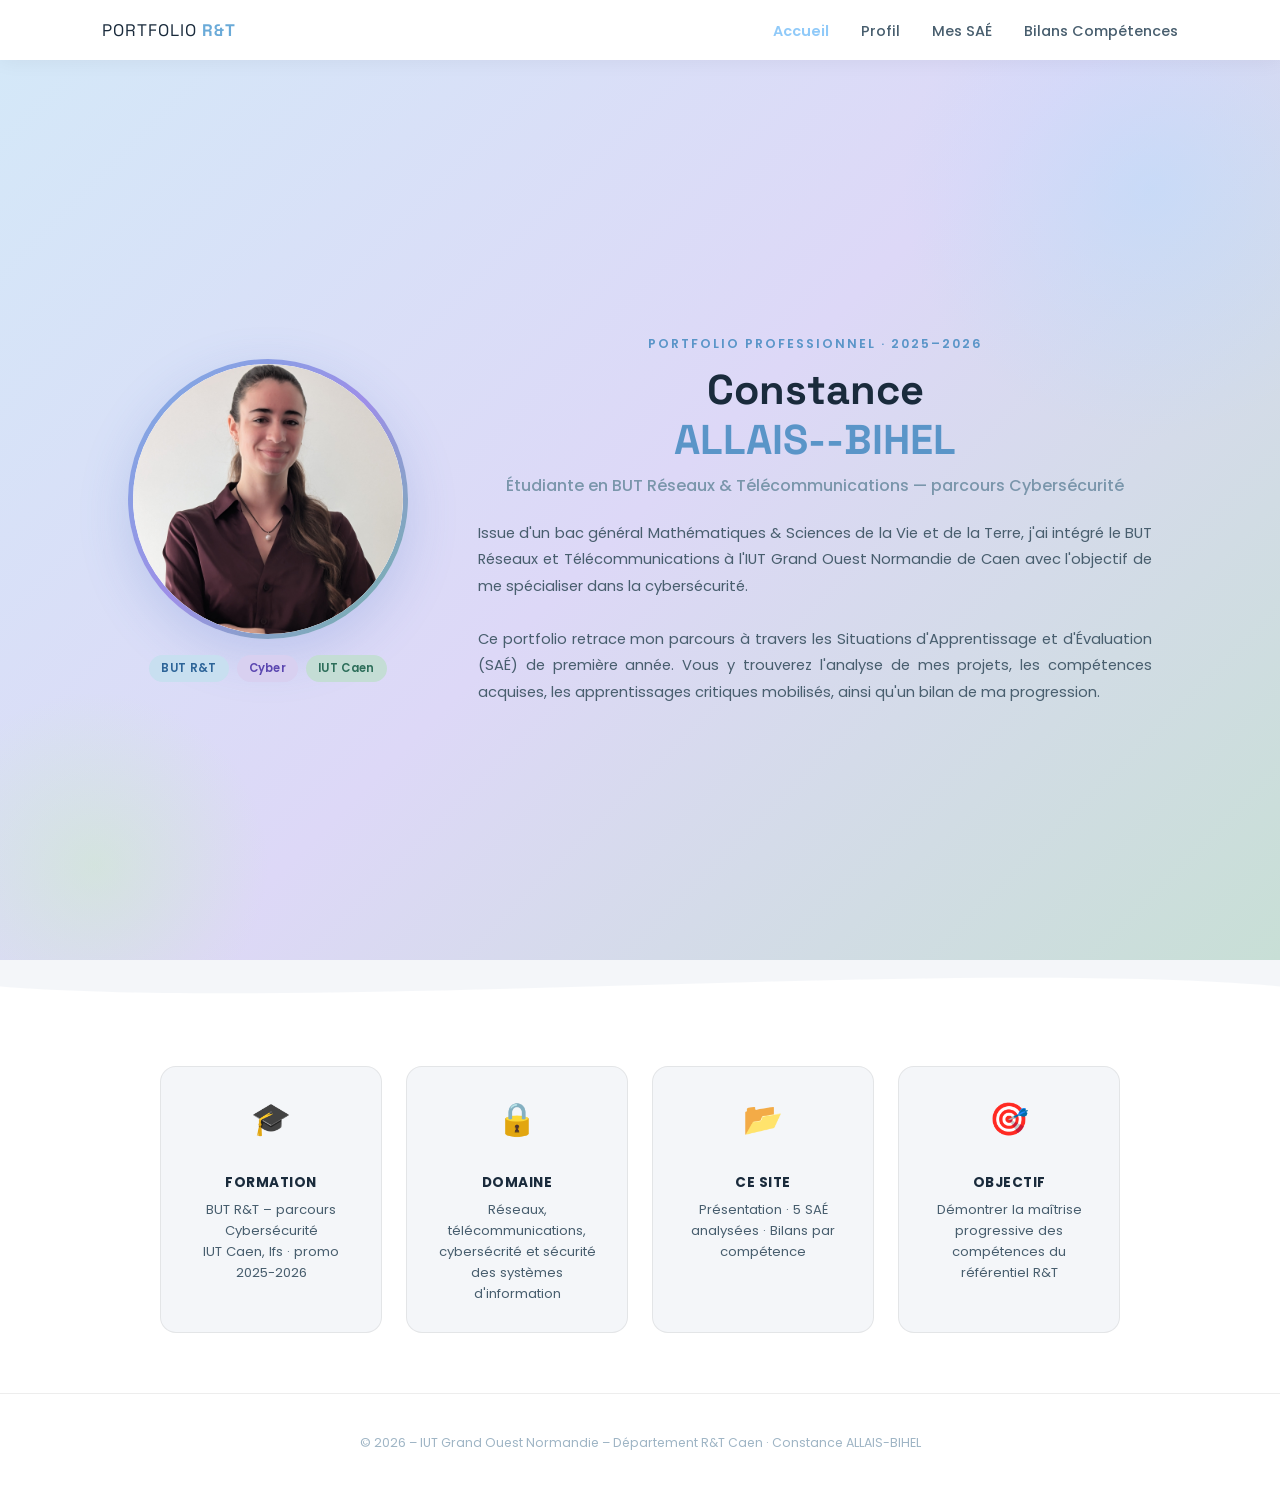
<file: Site.html>
<!DOCTYPE html>
<html lang="fr">
<head>
    <meta charset="UTF-8">
    <meta name="viewport" content="width=device-width, initial-scale=1.0">
    <title>Portfolio BUT R&T – Constance ALLAIS--BIHEL</title>
    <link rel="stylesheet" href="css.css">
    <link href="https://fonts.googleapis.com/css2?family=Poppins:wght@300;400;500;600;700&family=Space+Grotesk:wght@400;600;700&display=swap" rel="stylesheet">
    <style>
        /* ─── Variables ─── */
        :root {
            --bg-main: #f4f6f9;
            --bg-alt: #e8edf4;
            --accent-blue: #bad4ee;
            --accent-green: #c4e0bc;
            --accent-purple: #cfc6f0;
            --accent-sage: #c4dbd3;
            --text-color: #485e6e;
            --text-dark: #1a2b3c;
            --white: #ffffff;
            --border: rgba(0,0,0,0.07);
        }

        * { box-sizing: border-box; margin: 0; padding: 0; }

        body {
            font-family: 'Poppins', sans-serif;
            color: var(--text-color);
            background: var(--bg-main);
            scroll-behavior: smooth;
        }

        /* ─── Header ─── */
        header {
            background: rgba(255,255,255,0.97);
            padding: 1.1rem 8%;
            display: flex;
            justify-content: space-between;
            align-items: center;
            position: sticky;
            top: 0;
            box-shadow: 0 2px 20px rgba(0,0,0,0.05);
            z-index: 100;
        }

        .logo {
            font-family: 'Space Grotesk', sans-serif;
            font-size: 1.05rem;
            letter-spacing: 1px;
            color: var(--text-dark);
        }
        .logo strong { color: #6aaad8; }

        nav a {
            text-decoration: none;
            color: var(--text-color);
            margin-left: 28px;
            font-size: 0.9rem;
            font-weight: 500;
            transition: color 0.25s;
            position: relative;
        }
        nav a::after {
            content: '';
            position: absolute;
            bottom: -3px; left: 0;
            width: 0; height: 2px;
            background: #90caf9;
            border-radius: 2px;
            transition: width 0.3s;
        }
        nav a:hover { color: #4a8ec2; }
        nav a:hover::after { width: 100%; }

        /* ─── HERO ─── */
        .hero {
            min-height: 100vh;
            display: flex;
            align-items: center;
            justify-content: center;
            background: linear-gradient(135deg, #d4e8f8 0%, #ddd8f7 50%, #c8dfd6 100%);
            padding: 80px 10% 60px;
            position: relative;
            overflow: hidden;
        }

        /* Déco SVG flottantes */
        .hero::before {
            content: '';
            position: absolute;
            top: -120px; right: -120px;
            width: 500px; height: 500px;
            border-radius: 50%;
            background: radial-gradient(circle, rgba(180,220,255,0.45) 0%, transparent 70%);
            pointer-events: none;
        }
        .hero::after {
            content: '';
            position: absolute;
            bottom: -80px; left: -80px;
            width: 350px; height: 350px;
            border-radius: 50%;
            background: radial-gradient(circle, rgba(200,240,185,0.4) 0%, transparent 70%);
            pointer-events: none;
        }

        .hero-inner {
            display: flex;
            align-items: center;
            gap: 70px;
            max-width: 1050px;
            width: 100%;
            position: relative;
            z-index: 1;
        }

        /* Photo */
        .profile-wrap {
            flex-shrink: 0;
            display: flex;
            flex-direction: column;
            align-items: center;
            gap: 16px;
        }

        .profile-ring {
            width: 280px; height: 280px;
            border-radius: 50%;
            padding: 5px;
            background: linear-gradient(135deg, #7aaee0, #9d8ee8, #6eb8a4);
            box-shadow: 0 16px 50px rgba(80,120,200,0.22);
        }

        .profile-ring-inner {
            width: 100%; height: 100%;
            border-radius: 50%;
            background: var(--white);
            overflow: hidden;
            display: flex;
            align-items: center;
            justify-content: center;
        }

        #photo {
            width: 100%; height: 100%;
            object-fit: cover;
            border-radius: 50%;
        }

        /* Badges sous la photo */
        .badge-row {
            display: flex;
            gap: 8px;
            flex-wrap: wrap;
            justify-content: center;
        }
        .badge {
            font-size: 0.72rem;
            font-weight: 600;
            padding: 5px 12px;
            border-radius: 50px;
            letter-spacing: 0.3px;
        }
        .badge-blue   { background: #c8dff0; color: #2d6498; }
        .badge-purple { background: #d8d0f0; color: #5b47b0; }
        .badge-green  { background: #c4ddd5; color: #2d6e5a; }

        /* Texte hero */
        .hero-text { flex: 1; }

        .eyebrow {
            font-size: 0.78rem;
            font-weight: 600;
            letter-spacing: 2px;
            text-transform: uppercase;
            color: #5a95c8;
            margin-bottom: 12px;
            opacity: 0;
            animation: fadeUp 0.7s 0.2s forwards;
        }

        .hero-text h1 {
            font-family: 'Space Grotesk', sans-serif;
            font-size: 2.6rem;
            font-weight: 700;
            color: var(--text-dark);
            line-height: 1.2;
            margin-bottom: 8px;
            opacity: 0;
            animation: fadeUp 0.7s 0.35s forwards;
        }

        .hero-text h1 span { color: #5a95c8; }

        .hero-subtitle {
            font-size: 1rem;
            font-weight: 500;
            color: #7a96ab;
            margin-bottom: 22px;
            opacity: 0;
            animation: fadeUp 0.7s 0.5s forwards;
        }

        .hero-desc {
            font-size: 0.92rem;
            line-height: 1.8;
            color: var(--text-color);
            margin-bottom: 0;
            opacity: 0;
            animation: fadeUp 0.7s 0.65s forwards;
            text-align: justify;
        }

        /* ─── Séparateur décoratif ─── */
        .wave {
            display: block;
            width: 100%;
            overflow: hidden;
            line-height: 0;
            margin-top: -2px;
        }
        .wave svg { display: block; }

        /* ─── Section À propos rapide ─── */
        .about-strip {
            background: white;
            padding: 60px 10%;
        }

        .strip-grid {
            display: grid;
            grid-template-columns: repeat(auto-fit, minmax(200px, 1fr));
            gap: 24px;
            max-width: 960px;
            margin: 0 auto;
        }

        .strip-card {
            background: var(--bg-main);
            border-radius: 16px;
            padding: 28px 24px;
            text-align: center;
            border: 1px solid var(--border);
            transition: transform 0.3s, box-shadow 0.3s;
        }
        .strip-card:hover {
            transform: translateY(-6px);
            box-shadow: 0 12px 30px rgba(0,0,0,0.07);
        }

        .strip-icon {
            font-size: 2rem;
            margin-bottom: 12px;
            display: block;
        }

        .strip-card h3 {
            font-size: 0.85rem;
            font-weight: 700;
            color: var(--text-dark);
            margin-bottom: 6px;
            text-transform: uppercase;
            letter-spacing: 0.5px;
        }
        .strip-card p {
            font-size: 0.82rem;
            line-height: 1.6;
            color: var(--text-color);
        }

        /* ─── Footer ─── */
        footer {
            text-align: center;
            padding: 40px;
            font-size: 0.78rem;
            color: #9fb5c5;
            background: white;
            border-top: 1px solid var(--border);
        }

        /* ─── Animations ─── */
        @keyframes fadeUp {
            from { opacity: 0; transform: translateY(24px); }
            to   { opacity: 1; transform: translateY(0); }
        }

        .fade-in {
            opacity: 0;
            transform: translateY(20px);
            transition: opacity 0.7s ease, transform 0.7s ease;
        }
        .fade-in.visible {
            opacity: 1;
            transform: translateY(0);
        }

        /* ─── Responsive ─── */
        @media (max-width: 760px) {
            .hero-inner { flex-direction: column; text-align: center; gap: 36px; }
            .hero-text h1 { font-size: 1.9rem; }
            .cta-group { justify-content: center; }
            nav a { margin-left: 14px; font-size: 0.82rem; }
        }
    </style>
</head>
<body>

    <header>
        <div class="logo">PORTFOLIO <strong>R&T</strong></div>
        <nav>
            <a href="Site.html">Accueil</a>
            <a href="profil.html">Profil</a>
            <a href="saes.html">Mes SAÉ</a>
            <a href="bilan.html">Bilans Compétences</a>
        </nav>
    </header>

    <!-- ════════ HERO ════════ -->
    <section class="hero">
        <div class="hero-inner">

            <!-- Photo + badges -->
            <div class="profile-wrap">
                <div class="profile-ring">
                    <div class="profile-ring-inner">
                        <img src="Image1.jpg" alt="Photo de Constance ALLAIS-BIHEL" id="photo">
                    </div>
                </div>
                <div class="badge-row">
                    <span class="badge badge-blue">BUT R&T</span>
                    <span class="badge badge-purple">Cyber</span>
                    <span class="badge badge-green">IUT Caen</span>
                </div>
            </div>

            <!-- Texte -->
            <div class="hero-text">
                <p class="eyebrow">Portfolio professionnel · 2025–2026</p>
                <h1>Constance<br><span>ALLAIS--BIHEL</span></h1>
                <p class="hero-subtitle">Étudiante en BUT Réseaux &amp; Télécommunications — parcours Cybersécurité</p>
                <p class="hero-desc">
                    Issue d'un bac général Mathématiques &amp; Sciences de la Vie et de la Terre,
                    j'ai intégré le BUT Réseaux et Télécommunications à l'IUT Grand Ouest Normandie
                    de Caen avec l'objectif de me spécialiser dans la cybersécurité. 
                    <br><br>
                    Ce portfolio retrace mon parcours à travers les Situations d'Apprentissage et
                    d'Évaluation (SAÉ) de première année. Vous y trouverez l'analyse de mes projets,
                    les compétences acquises, les apprentissages critiques mobilisés, ainsi qu'un
                    bilan de ma progression.
                </p>

            </div>

        </div>
    </section>

    <!-- Vague déco -->
    <div class="wave">
        <svg viewBox="0 0 1440 54" xmlns="http://www.w3.org/2000/svg" preserveAspectRatio="none">
            <path d="M0,32 C360,60 1080,0 1440,32 L1440,54 L0,54 Z"
                  fill="#ffffff"/>
        </svg>
    </div>

    <!-- ════════ INFOS RAPIDES ════════ -->
    <section class="about-strip">
        <div class="strip-grid">
            <div class="strip-card fade-in">
                <span class="strip-icon">🎓</span>
                <h3>Formation</h3>
                <p>BUT R&T – parcours Cybersécurité<br>IUT Caen, Ifs · promo 2025-2026</p>
            </div>
            <div class="strip-card fade-in">
                <span class="strip-icon">🔒</span>
                <h3>Domaine</h3>
                <p>Réseaux, télécommunications, cybersécrité et sécurité des systèmes d'information</p>
            </div>
            <div class="strip-card fade-in">
                <span class="strip-icon">📂</span>
                <h3>Ce site</h3>
                <p>Présentation · 5 SAÉ analysées · Bilans par compétence</p>
            </div>
            <div class="strip-card fade-in">
                <span class="strip-icon">🎯</span>
                <h3>Objectif</h3>
                <p>Démontrer la maîtrise progressive des compétences du référentiel R&T</p>
            </div>
        </div>
    </section>

    <footer>
        <p>© 2026 – IUT Grand Ouest Normandie – Département R&T Caen · Constance ALLAIS-BIHEL</p>
    </footer>

    <script>
        // Intersection Observer pour les .fade-in
        const observer = new IntersectionObserver((entries) => {
            entries.forEach((entry, i) => {
                if (entry.isIntersecting) {
                    // Décalage en cascade pour les cartes groupées
                    const delay = entry.target.closest('.strip-grid')
                        ? Array.from(entry.target.parentElement.children).indexOf(entry.target) * 100
                        : 0;
                    setTimeout(() => entry.target.classList.add('visible'), delay);
                    observer.unobserve(entry.target);
                }
            });
        }, { threshold: 0.12 });

        document.querySelectorAll('.fade-in').forEach(el => observer.observe(el));
    </script>
</body>
</html>
</file>
<file: css.css>
/* Couleurs pastelles et variables */
:root {
    --bg-main: #fdfbfb;
    --bg-alt: #f1f4f9;
    --accent-blue: #d4eaf7;
    --accent-green: #e2f0cb;
    --accent-purple: #e0d7ff;
    --text-color: #546e7a;
    --white: #ffffff;
}

/* Base */
body {
    font-family: 'Poppins', sans-serif;
    color: var(--text-color);
    background-color: var(--bg-main);
    margin: 0;
    scroll-behavior: smooth;
}

/* Header & Nav */
header {
    background: rgba(255, 255, 255, 0.95);
    padding: 1.2rem 8%;
    display: flex;
    justify-content: space-between;
    align-items: center;
    position: sticky;
    top: 0;
    box-shadow: 0 4px 15px rgba(0,0,0,0.02);
    z-index: 100;
}

nav a {
    text-decoration: none;
    color: var(--text-color);
    margin-left: 25px;
    font-size: 0.95rem;
    transition: 0.3s;
}

nav a:hover {
    color: #90caf9;
}

/* Sections */
section {
    padding: 100px 10%;
}

.alt-bg { background-color: var(--bg-alt); }

h2 {
    text-align: center;
    font-weight: 600;
    margin-bottom: 50px;
    color: #78909c;
}

/* Hero Section */
.hero {
    background: linear-gradient(120deg, var(--accent-blue) 0%, var(--accent-purple) 100%);
    text-align: center;
    padding: 150px 10%;
}

.profile-pic {
    width: 200px;
    height: 200px; /* Changé de 230px à 200px */
    background: var(--white);
    border-radius: 50%;
    margin: 0 auto 30px;
    border: 8px solid rgba(255,255,255,0.3);
    overflow: hidden; /* Empêche l'image de dépasser du cercle */
}

#photo {
    width: 100%;
    height: 100%;
    border-radius: 50%;
    object-fit: cover; /* Cette ligne évite de déformer l'image en l'adaptant au cercle */
}

/* Grilles et Cartes */
.card-grid {
    display: grid;
    grid-template-columns: repeat(auto-fit, minmax(280px, 1fr));
    gap: 30px;
}

.card {
    background: var(--white);
    padding: 30px;
    border-radius: 20px;
    box-shadow: 0 10px 30px rgba(0,0,0,0.03);
    transition: transform 0.4s ease;
}

.card:hover {
    transform: translateY(-10px);
}

.content-box {
    background: var(--white);
    padding: 40px;
    border-radius: 20px;
    max-width: 800px;
    margin: 0 auto;
}

/* Boutons et Tags */
.btn {
    background: var(--accent-blue);
    border: none;
    padding: 10px 20px;
    border-radius: 10px;
    color: var(--text-color);
    cursor: pointer;
    margin-top: 15px;
    font-family: inherit;
}

.skill-tag {
    display: inline-block;
    background: var(--accent-green);
    padding: 8px 15px;
    border-radius: 50px;
    margin: 5px;
    font-size: 0.85rem;
}

/* Animations */
.fade-in {
    opacity: 0;
    transform: translateY(30px);
    transition: opacity 0.8s ease-out, transform 0.8s ease-out;
}

.visible {
    opacity: 1;
    transform: translateY(0);
}

footer {
    text-align: center;
    padding: 40px;
    font-size: 0.8rem;
    background: var(--bg-alt);
}

/* Style pour rendre toute la carte cliquable */
.card-link {
    text-decoration: none;
    color: inherit;
    display: block;
}

.tag {
    font-size: 0.7rem;
    font-weight: bold;
    color: #90caf9;
    text-transform: uppercase;
    letter-spacing: 1px;
}

.ac-list {
    margin-top: 15px;
    font-size: 0.8rem;
    color: #9ea7ad;
    font-style: italic;
}

/* Effet de zoom plus prononcé au survol pour montrer que c'est cliquable */
.card-link:hover .card {
    transform: translateY(-12px);
    box-shadow: 0 15px 35px rgba(0,0,0,0.07);
    background-color: #f8fbff; /* Changement léger de couleur au survol */
}

/* Style pour le titre principal des pages SAÉ */
h1 {
    color: #78909c;
    margin-bottom: 10px;
}

hr {
    border: 0;
    height: 1px;
    background: #eee;
    margin: 20px 0;
}

h3 {
    margin-top: 30px;
    color: #90caf9;
}

/* Liste des compétences dans le détail */
.skill-list {
    list-style: none;
    padding: 0;
}

/* Animation douce pour le lien de retour */
nav a:first-child {
    font-weight: 600;
    color: #90caf9;
}
</file>
